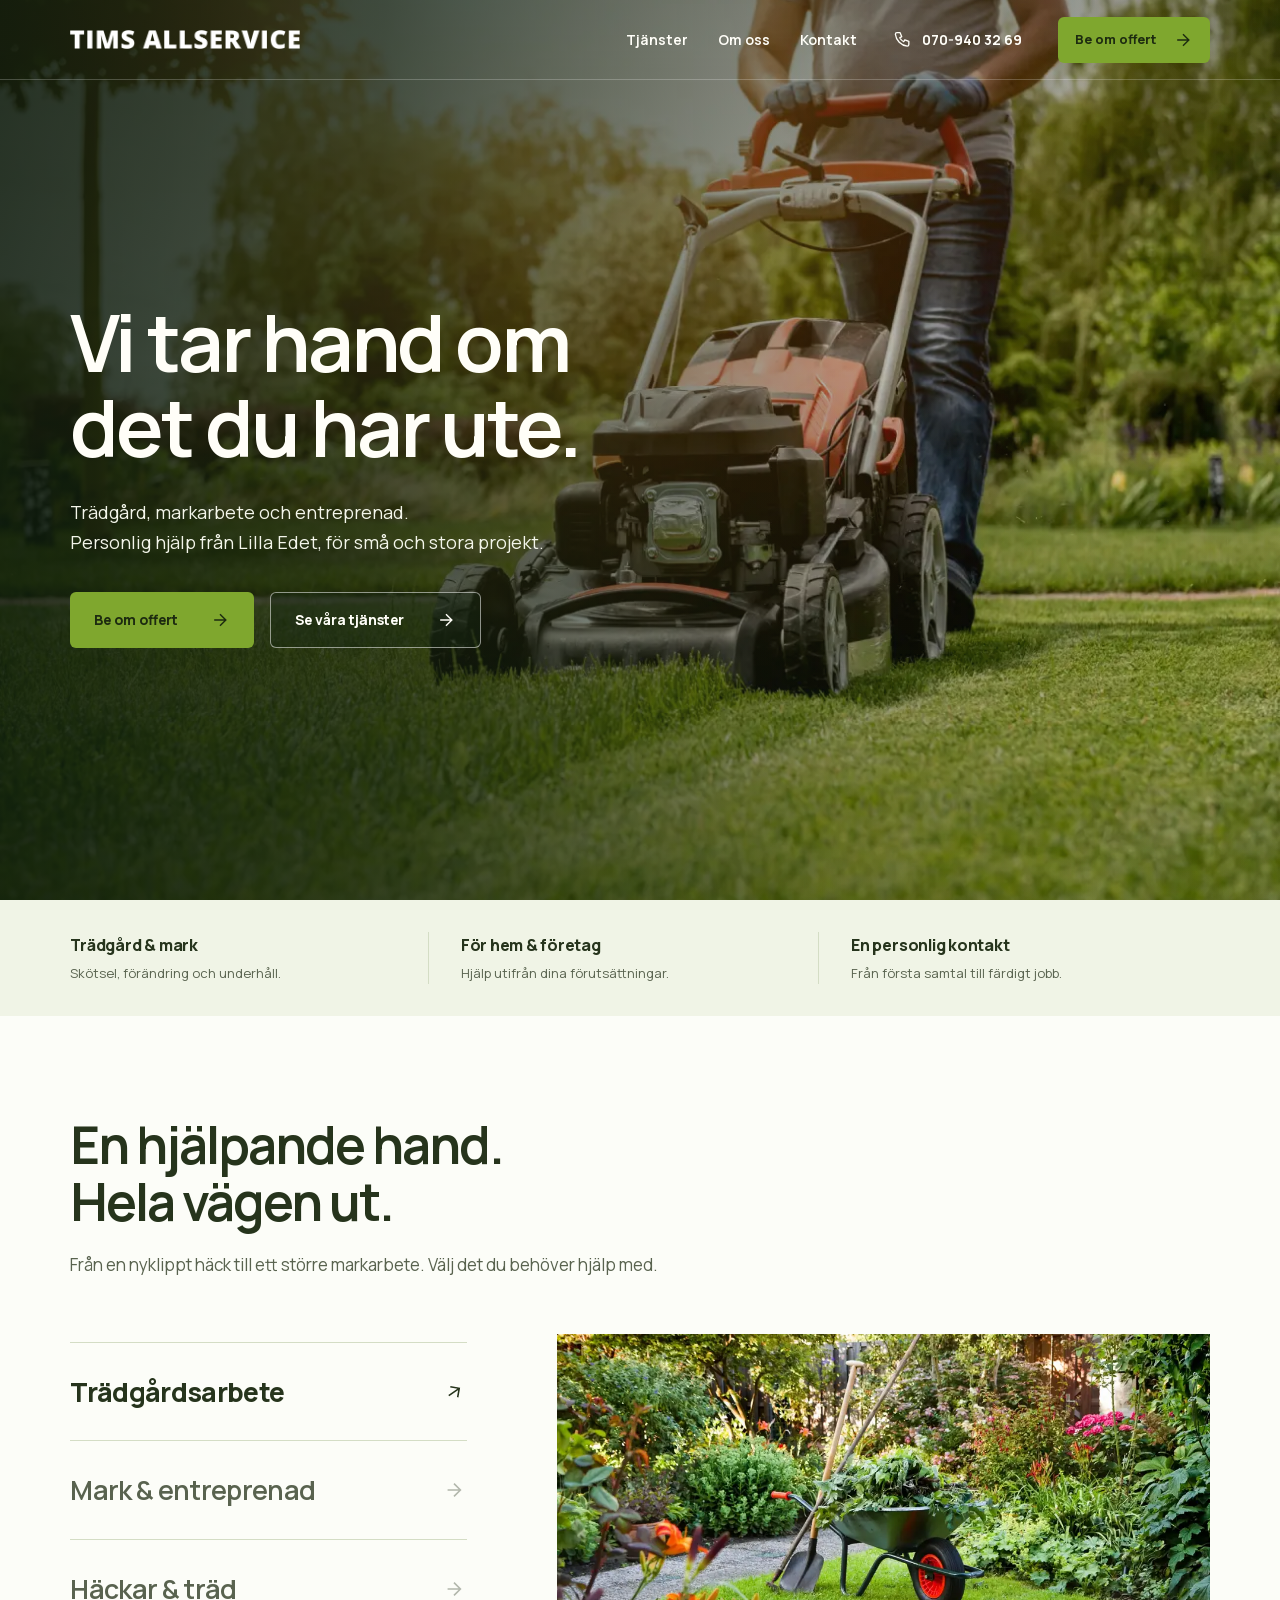
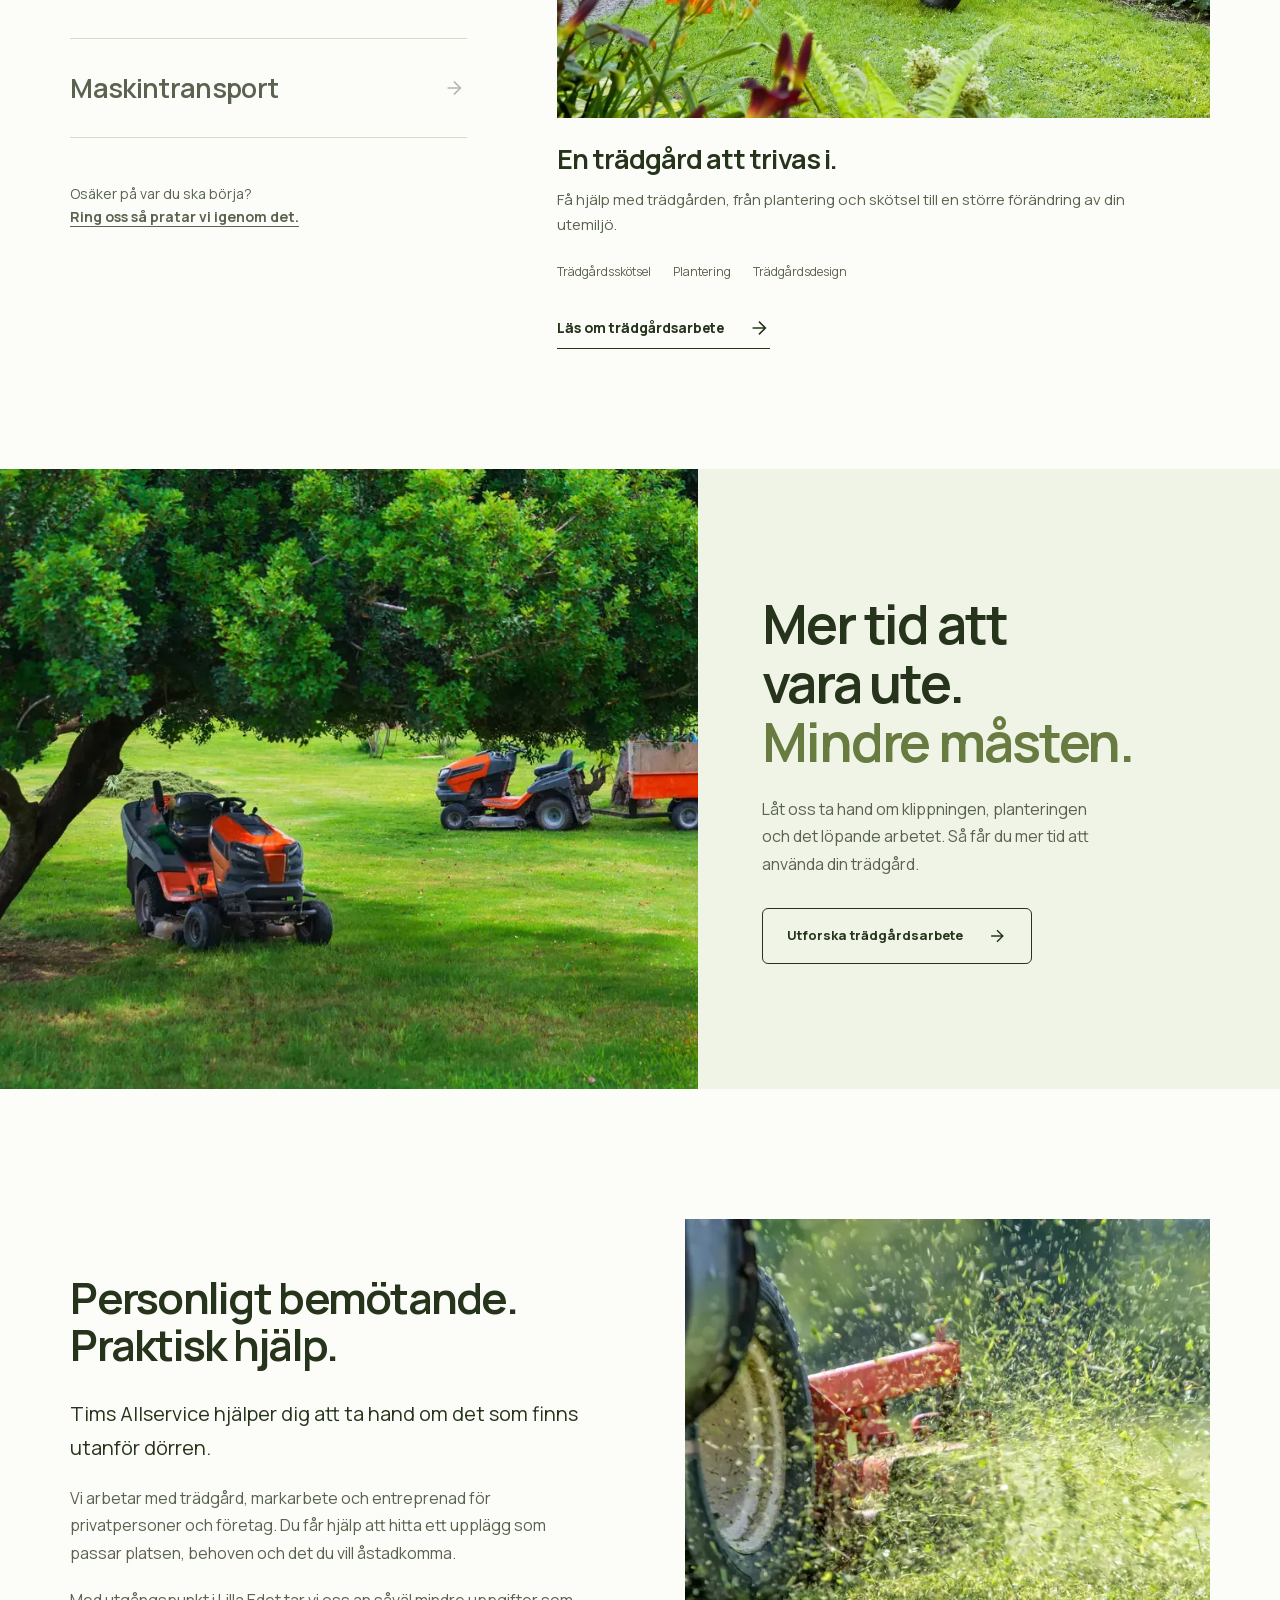
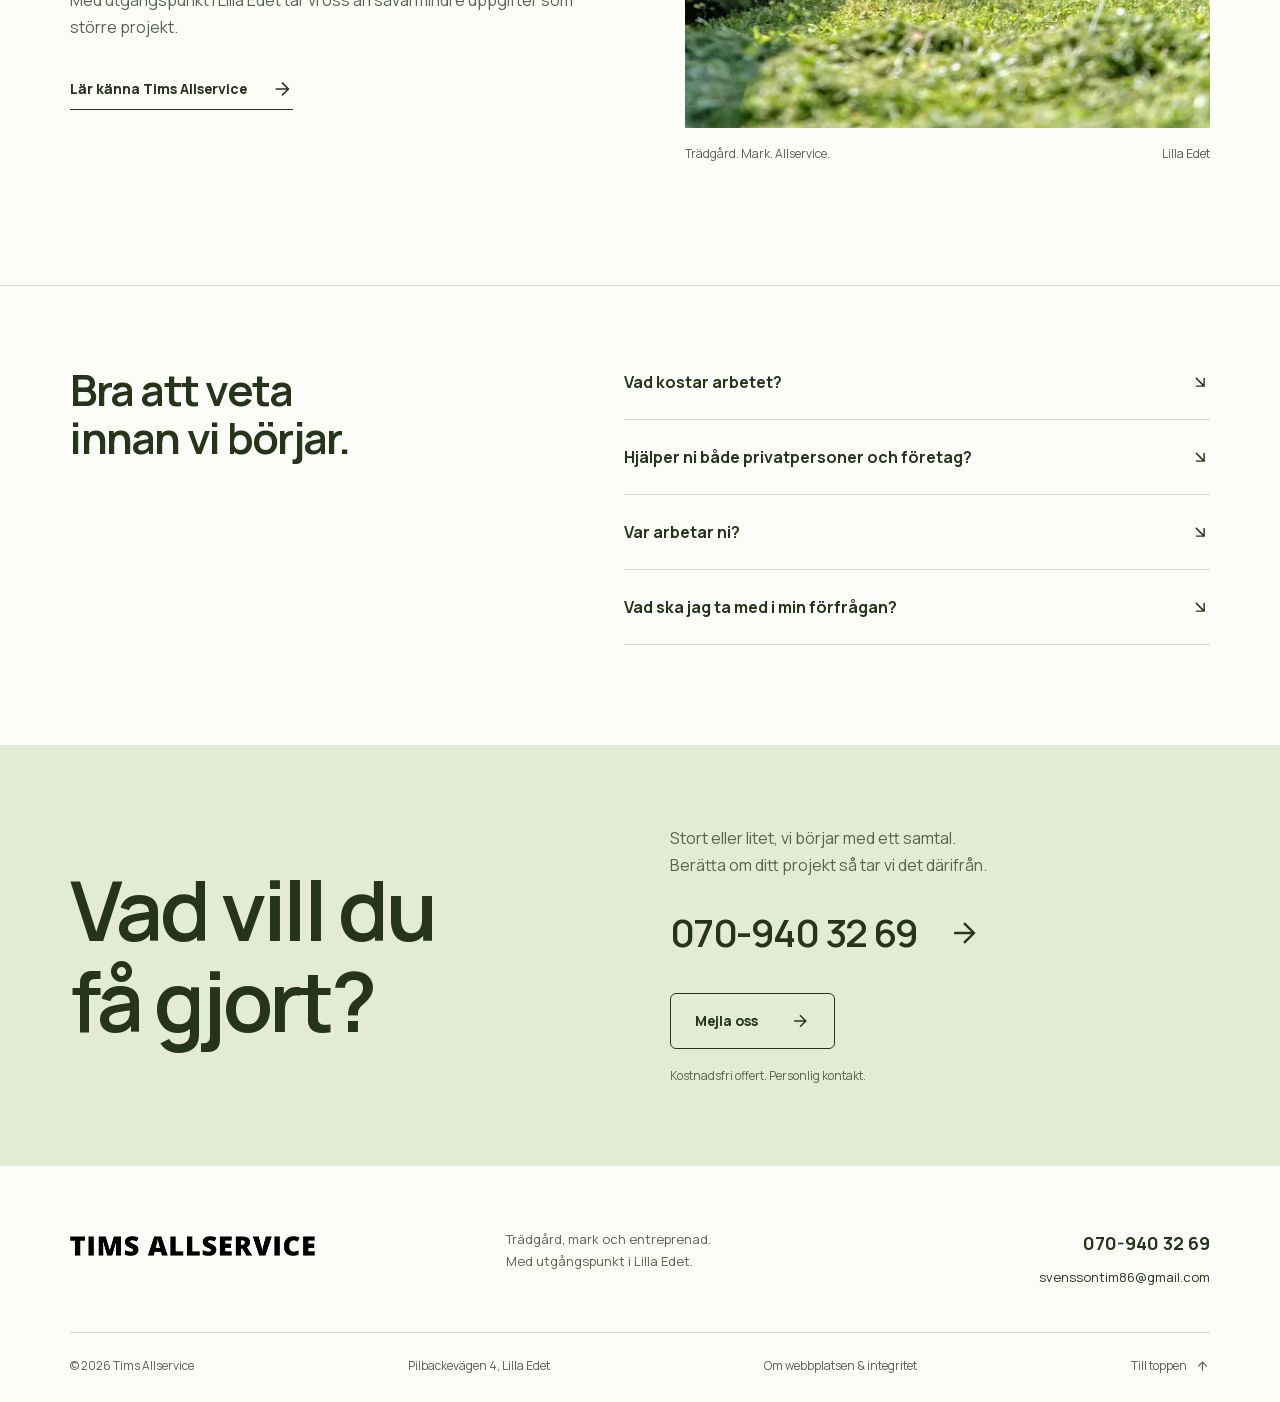
<file: index.html>
<!doctype html><html lang="sv"><head><meta charset="utf-8"><meta name="viewport" content="width=device-width, initial-scale=1"><title>Tims Allservice | Trädgård &amp; markarbete i Lilla Edet</title><meta name="description" content="Trädgårdsarbete, markarbete, entreprenad och maskintransport. Tims Allservice i Lilla Edet hjälper hem och företag. Ring 070-940 32 69 för gratis offert."><meta name="theme-color" content="#405421"><link rel="canonical" href="https://timsallservice.se/"><meta property="og:type" content="website"><meta property="og:locale" content="sv_SE"><meta property="og:title" content="Tims Allservice | Trädgård &amp; markarbete i Lilla Edet"><meta property="og:description" content="Trädgårdsarbete, markarbete, entreprenad och maskintransport. Tims Allservice i Lilla Edet hjälper hem och företag. Ring 070-940 32 69 för gratis offert."><meta property="og:url" content="https://timsallservice.se/"><meta property="og:image" content="https://timsallservice.se/assets/hero.webp"><link rel="icon" href="favicon.svg" type="image/svg+xml"><link rel="preload" href="assets/manrope-latin-variable.woff2" as="font" type="font/woff2" crossorigin><link rel="preload" as="image" href="assets/hero.webp" imagesrcset="assets/hero-mobile.webp 800w, assets/hero.webp 1300w" imagesizes="100vw"><link rel="stylesheet" href="styles.css"><script src="script.js" defer></script><script type="application/ld+json">{"@context":"https://schema.org","@type":"HomeAndConstructionBusiness","name":"Tims Allservice","url":"https://timsallservice.se/","telephone":"+46709403269","email":"svenssontim86@gmail.com","address":{"@type":"PostalAddress","streetAddress":"Pilbackevägen 4","addressLocality":"Lilla Edet","addressCountry":"SE"},"hasOfferCatalog":{"@type":"OfferCatalog","name":"Tjänster","itemListElement":[{"@type":"Offer","itemOffered":{"@type":"Service","name":"Trädgårdsarbete"}},{"@type":"Offer","itemOffered":{"@type":"Service","name":"Mark & entreprenad"}},{"@type":"Offer","itemOffered":{"@type":"Service","name":"Häckar & träd"}},{"@type":"Offer","itemOffered":{"@type":"Service","name":"Maskintransport"}}]}}</script></head><body id="top"><a class="skip-link" href="#innehall">Hoppa till innehållet</a><header class="site-header on-hero"><a class="brand" href="index.html" aria-label="Tims Allservice, startsida"><img class="logo-dark" src="assets/logo-dark.webp" width="488" height="41" alt="Tims Allservice"><img class="logo-white" src="assets/logo-white.webp" width="488" height="41" alt="" aria-hidden="true"></a><nav class="desktop-nav" aria-label="Huvudmeny"><a href="index.html#tjanster">Tjänster</a><a href="om-oss.html">Om oss</a><a href="kontakt.html">Kontakt</a></nav><a class="header-phone" aria-label="Ring Tims Allservice på 070-940 32 69" href="tel:+46709403269"><svg viewBox="0 0 24 24" fill="none" stroke="currentColor" stroke-width="1.7" stroke-linecap="round" stroke-linejoin="round" aria-hidden="true"><path d="M5 4h4l2 5-2.5 1.5a11 11 0 0 0 5 5L15 13l5 2v4a2 2 0 0 1-2 2A17 17 0 0 1 3 6a2 2 0 0 1 2-2"/></svg><span>070-940 32 69</span></a><a class="button header-quote" href="kontakt.html">Be om offert<svg viewBox="0 0 24 24" fill="none" stroke="currentColor" stroke-width="1.7" aria-hidden="true"><path d="M5 12h14M12 5l7 7-7 7"/></svg></a><button class="menu-button" aria-expanded="false" aria-controls="mobile-menu" aria-label="Öppna menyn"><span></span><span></span></button></header><nav id="mobile-menu" class="mobile-menu" aria-label="Mobilmeny" hidden><a href="index.html#tjanster">Våra tjänster<svg viewBox="0 0 24 24" fill="none" stroke="currentColor" stroke-width="1.7" aria-hidden="true"><path d="M5 12h14M12 5l7 7-7 7"/></svg></a><a href="om-oss.html">Om oss<svg viewBox="0 0 24 24" fill="none" stroke="currentColor" stroke-width="1.7" aria-hidden="true"><path d="M5 12h14M12 5l7 7-7 7"/></svg></a><a href="kontakt.html">Kontakt & offert<svg viewBox="0 0 24 24" fill="none" stroke="currentColor" stroke-width="1.7" aria-hidden="true"><path d="M5 12h14M12 5l7 7-7 7"/></svg></a><a href="tel:+46709403269">Ring 070-940 32 69<svg viewBox="0 0 24 24" fill="none" stroke="currentColor" stroke-width="1.7" stroke-linecap="round" stroke-linejoin="round" aria-hidden="true"><path d="M5 4h4l2 5-2.5 1.5a11 11 0 0 0 5 5L15 13l5 2v4a2 2 0 0 1-2 2A17 17 0 0 1 3 6a2 2 0 0 1 2-2"/></svg></a></nav><main id="innehall"><section class="hero"><img class="hero-image" src="assets/hero.webp" srcset="assets/hero-mobile.webp 800w, assets/hero.webp 1300w" sizes="100vw" width="1300" height="938" alt="Gräsklippning i en grön trädgård i varmt kvällsljus" fetchpriority="high"><div class="hero-shade"></div><div class="hero-content"><h1>Vi tar hand om<br> det du har ute.</h1><p>Trädgård, markarbete och entreprenad.<br> Personlig hjälp från Lilla Edet, för små och stora projekt.</p><div class="hero-actions"><a class="button " href="kontakt.html">Be om offert<svg viewBox="0 0 24 24" fill="none" stroke="currentColor" stroke-width="1.7" aria-hidden="true"><path d="M5 12h14M12 5l7 7-7 7"/></svg></a><a class="button hero-secondary" href="#tjanster">Se våra tjänster<svg viewBox="0 0 24 24" fill="none" stroke="currentColor" stroke-width="1.7" aria-hidden="true"><path d="M5 12h14M12 5l7 7-7 7"/></svg></a></div></div></section><section class="intro-strip" aria-label="Vårt erbjudande"><div><span>Trädgård & mark</span><p>Skötsel, förändring och underhåll.</p></div><div><span>För hem & företag</span><p>Hjälp utifrån dina förutsättningar.</p></div><div><span>En personlig kontakt</span><p>Från första samtal till färdigt jobb.</p></div></section><section class="services-section section" id="tjanster"><div class="section-heading"><h2>En hjälpande hand.<br> Hela vägen ut.</h2><p>Från en nyklippt häck till ett större markarbete. Välj det du behöver hjälp med.</p></div><div class="service-explorer"><div class="service-menu"><div class="service-tabs"><a class="service-tab is-active" id="tab-0" href="tradgardsarbete.html" data-service="0"><span>Trädgårdsarbete</span><svg viewBox="0 0 24 24" fill="none" stroke="currentColor" stroke-width="1.7" aria-hidden="true"><path d="M5 12h14M12 5l7 7-7 7"/></svg></a><a class="service-tab " id="tab-1" href="markarbete.html" data-service="1"><span>Mark & entreprenad</span><svg viewBox="0 0 24 24" fill="none" stroke="currentColor" stroke-width="1.7" aria-hidden="true"><path d="M5 12h14M12 5l7 7-7 7"/></svg></a><a class="service-tab " id="tab-2" href="hackklippning-tradbeskarning.html" data-service="2"><span>Häckar & träd</span><svg viewBox="0 0 24 24" fill="none" stroke="currentColor" stroke-width="1.7" aria-hidden="true"><path d="M5 12h14M12 5l7 7-7 7"/></svg></a><a class="service-tab " id="tab-3" href="maskintransport.html" data-service="3"><span>Maskintransport</span><svg viewBox="0 0 24 24" fill="none" stroke="currentColor" stroke-width="1.7" aria-hidden="true"><path d="M5 12h14M12 5l7 7-7 7"/></svg></a></div><p class="service-note">Osäker på var du ska börja?<br> <a href="tel:+46709403269">Ring oss så pratar vi igenom det.</a></p></div><div class="service-panels"><article class="service-panel" id="service-0" ><img class="service-photo" src="assets/garden.webp" alt="En grönskande trädgård med blommor och skottkärra" width="1100" height="733" loading="lazy" decoding="async"><div class="service-panel-text"><h3>En trädgård att trivas i.</h3><p>Få hjälp med trädgården, från plantering och skötsel till en större förändring av din utemiljö.</p><div class="service-tags"><span>Trädgårdsskötsel</span><span>Plantering</span><span>Trädgårdsdesign</span></div><a class="text-link" href="tradgardsarbete.html">Läs om trädgårdsarbete<svg viewBox="0 0 24 24" fill="none" stroke="currentColor" stroke-width="1.7" aria-hidden="true"><path d="M5 12h14M12 5l7 7-7 7"/></svg></a></div></article><article class="service-panel" id="service-1" hidden><img class="service-photo" src="assets/grass.webp" alt="Närbild av grön gräsmatta i en utemiljö" width="1100" height="733" loading="lazy" decoding="async"><div class="service-panel-text"><h3>Gör plats för nästa steg.</h3><p>Markarbete, schaktning, dikning och dränering för privatpersoner och företag.</p><div class="service-tags"><span>Markarbete & schakt</span><span>Dikning & dränering</span><span>Jordförflyttning</span></div><a class="text-link" href="markarbete.html">Läs om mark & entreprenad<svg viewBox="0 0 24 24" fill="none" stroke="currentColor" stroke-width="1.7" aria-hidden="true"><path d="M5 12h14M12 5l7 7-7 7"/></svg></a></div></article><article class="service-panel" id="service-2" hidden><img class="service-photo" src="assets/trimming.webp" alt="Trädgårdsarbete med röjsåg i en grön utemiljö" width="1100" height="733" loading="lazy" decoding="async"><div class="service-panel-text"><h3>Låt det gröna komma till sin rätt.</h3><p>Häckklippning och trädbeskärning, anpassat efter dina växter, önskemål och säsongen.</p><div class="service-tags"><span>Häckklippning</span><span>Trädbeskärning</span><span>Säsongsanpassad skötsel</span></div><a class="text-link" href="hackklippning-tradbeskarning.html">Läs om häckar & träd<svg viewBox="0 0 24 24" fill="none" stroke="currentColor" stroke-width="1.7" aria-hidden="true"><path d="M5 12h14M12 5l7 7-7 7"/></svg></a></div></article><article class="service-panel" id="service-3" hidden><img class="service-photo" src="assets/machinery.webp" alt="Arbetsmaskiner och släp för skötsel av grönytor" width="1100" height="733" loading="lazy" decoding="async"><div class="service-panel-text"><h3>Rätt maskin. På rätt plats.</h3><p>Hjälp med att flytta maskiner och utrustning mellan arbetsplatser.</p><div class="service-tags"><span>Transport av maskiner</span><span>Flytt mellan arbetsplatser</span><span>För privatpersoner</span></div><a class="text-link" href="maskintransport.html">Läs om maskintransport<svg viewBox="0 0 24 24" fill="none" stroke="currentColor" stroke-width="1.7" aria-hidden="true"><path d="M5 12h14M12 5l7 7-7 7"/></svg></a></div></article></div></div></section><section class="garden-story"><div class="garden-story-image"><img class="" src="assets/machinery.webp" alt="Arbetsmaskiner för skötsel av en grön utemiljö" width="1100" height="733" loading="lazy" decoding="async"></div><div class="garden-story-copy"><h2>Mer tid att<br> vara ute.<br> <span>Mindre måsten.</span></h2><p>Låt oss ta hand om klippningen, planteringen och det löpande arbetet. Så får du mer tid att använda din trädgård.</p><a class="button outline" href="tradgardsarbete.html">Utforska trädgårdsarbete<svg viewBox="0 0 24 24" fill="none" stroke="currentColor" stroke-width="1.7" aria-hidden="true"><path d="M5 12h14M12 5l7 7-7 7"/></svg></a></div></section><section class="about-section section" id="om-oss"><div class="about-copy"><h2>Personligt bemötande.<br> Praktisk hjälp.</h2><p class="lead">Tims Allservice hjälper dig att ta hand om det som finns utanför dörren.</p><p>Vi arbetar med trädgård, markarbete och entreprenad för privatpersoner och företag. Du får hjälp att hitta ett upplägg som passar platsen, behoven och det du vill åstadkomma.</p><p>Med utgångspunkt i Lilla Edet tar vi oss an såväl mindre uppgifter som större projekt.</p><a class="text-link" href="om-oss.html">Lär känna Tims Allservice<svg viewBox="0 0 24 24" fill="none" stroke="currentColor" stroke-width="1.7" aria-hidden="true"><path d="M5 12h14M12 5l7 7-7 7"/></svg></a></div><div class="about-visual"><img class="" src="assets/mowing.webp" alt="Arbetsredskap i gång under gräsklippning" width="1100" height="733" loading="lazy" decoding="async"><div class="photo-caption"><span>Trädgård. Mark. Allservice.</span><span>Lilla Edet</span></div></div></section><section class="faq-section section"><h2>Bra att veta<br> innan vi börjar.</h2><div class="faq-list"><details><summary>Vad kostar arbetet?<svg viewBox="0 0 24 24" fill="none" stroke="currentColor" stroke-width="1.7" aria-hidden="true"><path d="M5 12h14M12 5l7 7-7 7"/></svg></summary><p>Priset beror på vad som ska göras och platsens förutsättningar. Kontakta oss och beskriv ditt projekt för en kostnadsfri offert.</p></details><details><summary>Hjälper ni både privatpersoner och företag?<svg viewBox="0 0 24 24" fill="none" stroke="currentColor" stroke-width="1.7" aria-hidden="true"><path d="M5 12h14M12 5l7 7-7 7"/></svg></summary><p>Ja. Vi utför trädgårdsarbete, markarbete, entreprenad och maskintransport för både privatpersoner och företag.</p></details><details><summary>Var arbetar ni?<svg viewBox="0 0 24 24" fill="none" stroke="currentColor" stroke-width="1.7" aria-hidden="true"><path d="M5 12h14M12 5l7 7-7 7"/></svg></summary><p>Vi utgår från Lilla Edet och arbetar på flera orter i Västsverige. Ring oss och berätta var du behöver hjälp, så går vi igenom möjligheterna.</p></details><details><summary>Vad ska jag ta med i min förfrågan?<svg viewBox="0 0 24 24" fill="none" stroke="currentColor" stroke-width="1.7" aria-hidden="true"><path d="M5 12h14M12 5l7 7-7 7"/></svg></summary><p>Berätta vad du vill ha hjälp med, var arbetet ska göras och när du önskar få det utfört. Mejla gärna bilder som visar platsen eller uppdraget.</p></details></div></section><section class="contact-band" id="offert"><div class="contact-band-inner"><h2>Vad vill du<br> få gjort?</h2><div><p>Stort eller litet, vi börjar med ett samtal.<br> Berätta om ditt projekt så tar vi det därifrån.</p><a class="contact-number" href="tel:+46709403269">070-940 32 69<svg viewBox="0 0 24 24" fill="none" stroke="currentColor" stroke-width="1.7" aria-hidden="true"><path d="M5 12h14M12 5l7 7-7 7"/></svg></a><a class="button outline" href="mailto:svenssontim86@gmail.com?subject=Offertf%C3%B6rfr%C3%A5gan%20till%20Tims%20Allservice">Mejla oss<svg viewBox="0 0 24 24" fill="none" stroke="currentColor" stroke-width="1.7" aria-hidden="true"><path d="M5 12h14M12 5l7 7-7 7"/></svg></a><p class="small">Kostnadsfri offert. Personlig kontakt.</p></div></div></section></main><footer class="site-footer"><div class="footer-main"><a href="index.html" class="footer-brand"><img src="assets/logo-dark.webp" width="488" height="41" alt="Tims Allservice"></a><p>Trädgård, mark och entreprenad.<br>Med utgångspunkt i Lilla Edet.</p><div><a href="tel:+46709403269">070-940 32 69</a><a href="mailto:svenssontim86@gmail.com">svenssontim86@gmail.com</a></div></div><div class="footer-bottom"><span>© 2026 Tims Allservice</span><span>Pilbackevägen 4, Lilla Edet</span><a href="integritet.html">Om webbplatsen & integritet</a><a href="#top">Till toppen <svg viewBox="0 0 24 24" fill="none" stroke="currentColor" stroke-width="1.7" aria-hidden="true"><path d="M5 12h14M12 5l7 7-7 7"/></svg></a></div></footer><div class="mobile-contact"><a href="tel:+46709403269"><svg viewBox="0 0 24 24" fill="none" stroke="currentColor" stroke-width="1.7" stroke-linecap="round" stroke-linejoin="round" aria-hidden="true"><path d="M5 4h4l2 5-2.5 1.5a11 11 0 0 0 5 5L15 13l5 2v4a2 2 0 0 1-2 2A17 17 0 0 1 3 6a2 2 0 0 1 2-2"/></svg>Ring oss</a><a href="kontakt.html">Be om offert<svg viewBox="0 0 24 24" fill="none" stroke="currentColor" stroke-width="1.7" aria-hidden="true"><path d="M5 12h14M12 5l7 7-7 7"/></svg></a></div></body></html>
</file>
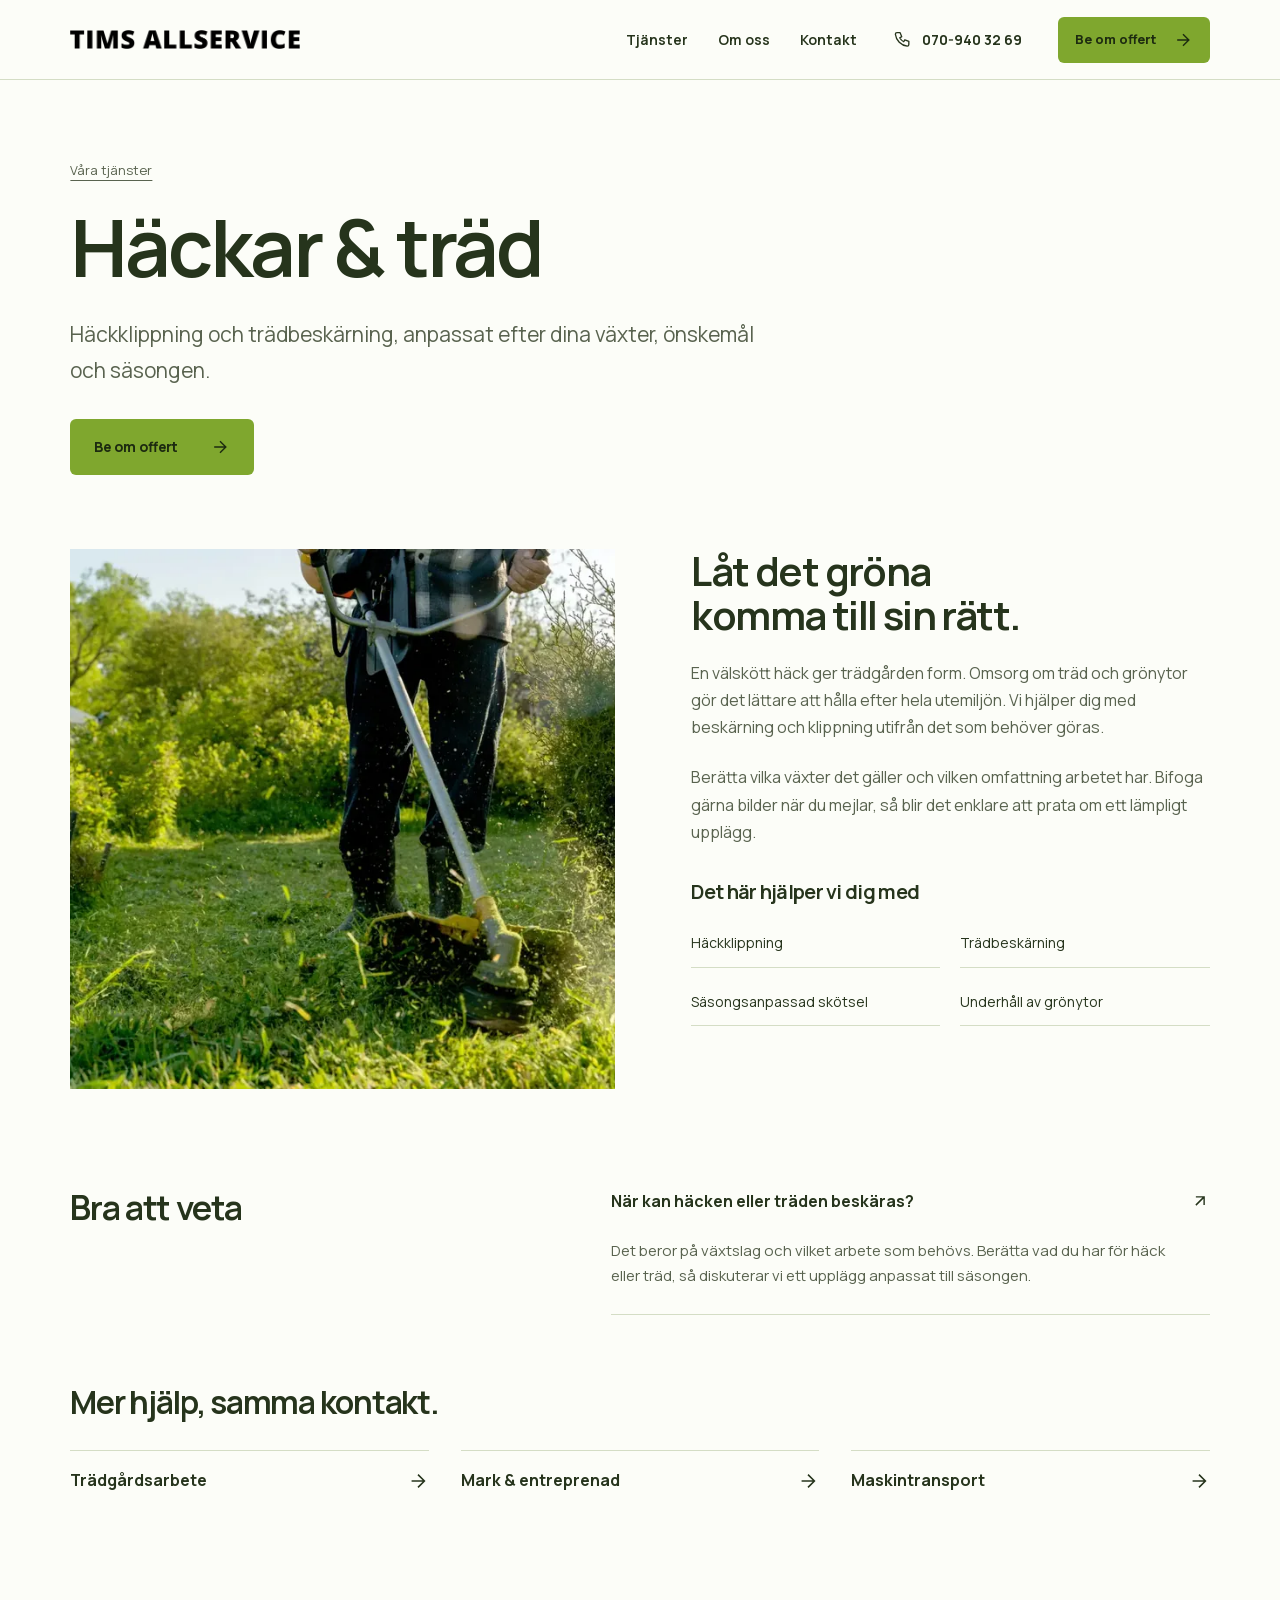
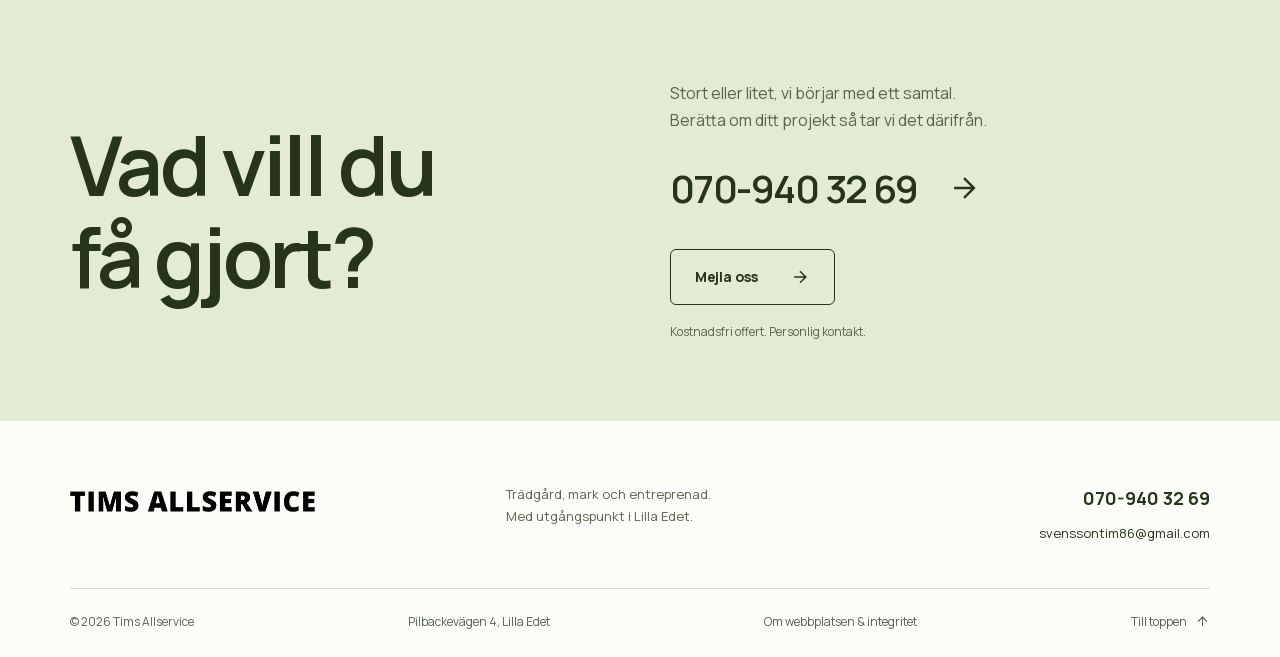
<file: hackklippning-tradbeskarning.html>
<!doctype html><html lang="sv"><head><meta charset="utf-8"><meta name="viewport" content="width=device-width, initial-scale=1"><title>Häckar &amp; träd | Tims Allservice, Lilla Edet</title><meta name="description" content="Häckklippning och trädbeskärning, anpassat efter dina växter, önskemål och säsongen."><meta name="theme-color" content="#405421"><link rel="canonical" href="https://timsallservice.se/hackklippning-tradbeskarning.html"><meta property="og:type" content="website"><meta property="og:locale" content="sv_SE"><meta property="og:title" content="Häckar &amp; träd | Tims Allservice, Lilla Edet"><meta property="og:description" content="Häckklippning och trädbeskärning, anpassat efter dina växter, önskemål och säsongen."><meta property="og:url" content="https://timsallservice.se/hackklippning-tradbeskarning.html"><meta property="og:image" content="https://timsallservice.se/assets/hero.webp"><link rel="icon" href="favicon.svg" type="image/svg+xml"><link rel="preload" href="assets/manrope-latin-variable.woff2" as="font" type="font/woff2" crossorigin><link rel="stylesheet" href="styles.css"><script src="script.js" defer></script><script type="application/ld+json">{"@context":"https://schema.org","@type":"HomeAndConstructionBusiness","name":"Tims Allservice","url":"https://timsallservice.se/","telephone":"+46709403269","email":"svenssontim86@gmail.com","address":{"@type":"PostalAddress","streetAddress":"Pilbackevägen 4","addressLocality":"Lilla Edet","addressCountry":"SE"},"hasOfferCatalog":{"@type":"OfferCatalog","name":"Tjänster","itemListElement":[{"@type":"Offer","itemOffered":{"@type":"Service","name":"Trädgårdsarbete"}},{"@type":"Offer","itemOffered":{"@type":"Service","name":"Mark & entreprenad"}},{"@type":"Offer","itemOffered":{"@type":"Service","name":"Häckar & träd"}},{"@type":"Offer","itemOffered":{"@type":"Service","name":"Maskintransport"}}]}}</script></head><body id="top"><a class="skip-link" href="#innehall">Hoppa till innehållet</a><header class="site-header "><a class="brand" href="index.html" aria-label="Tims Allservice, startsida"><img class="logo-dark" src="assets/logo-dark.webp" width="488" height="41" alt="Tims Allservice"><img class="logo-white" src="assets/logo-white.webp" width="488" height="41" alt="" aria-hidden="true"></a><nav class="desktop-nav" aria-label="Huvudmeny"><a href="index.html#tjanster">Tjänster</a><a href="om-oss.html">Om oss</a><a href="kontakt.html">Kontakt</a></nav><a class="header-phone" aria-label="Ring Tims Allservice på 070-940 32 69" href="tel:+46709403269"><svg viewBox="0 0 24 24" fill="none" stroke="currentColor" stroke-width="1.7" stroke-linecap="round" stroke-linejoin="round" aria-hidden="true"><path d="M5 4h4l2 5-2.5 1.5a11 11 0 0 0 5 5L15 13l5 2v4a2 2 0 0 1-2 2A17 17 0 0 1 3 6a2 2 0 0 1 2-2"/></svg><span>070-940 32 69</span></a><a class="button header-quote" href="kontakt.html">Be om offert<svg viewBox="0 0 24 24" fill="none" stroke="currentColor" stroke-width="1.7" aria-hidden="true"><path d="M5 12h14M12 5l7 7-7 7"/></svg></a><button class="menu-button" aria-expanded="false" aria-controls="mobile-menu" aria-label="Öppna menyn"><span></span><span></span></button></header><nav id="mobile-menu" class="mobile-menu" aria-label="Mobilmeny" hidden><a href="index.html#tjanster">Våra tjänster<svg viewBox="0 0 24 24" fill="none" stroke="currentColor" stroke-width="1.7" aria-hidden="true"><path d="M5 12h14M12 5l7 7-7 7"/></svg></a><a href="om-oss.html">Om oss<svg viewBox="0 0 24 24" fill="none" stroke="currentColor" stroke-width="1.7" aria-hidden="true"><path d="M5 12h14M12 5l7 7-7 7"/></svg></a><a href="kontakt.html">Kontakt & offert<svg viewBox="0 0 24 24" fill="none" stroke="currentColor" stroke-width="1.7" aria-hidden="true"><path d="M5 12h14M12 5l7 7-7 7"/></svg></a><a href="tel:+46709403269">Ring 070-940 32 69<svg viewBox="0 0 24 24" fill="none" stroke="currentColor" stroke-width="1.7" stroke-linecap="round" stroke-linejoin="round" aria-hidden="true"><path d="M5 4h4l2 5-2.5 1.5a11 11 0 0 0 5 5L15 13l5 2v4a2 2 0 0 1-2 2A17 17 0 0 1 3 6a2 2 0 0 1 2-2"/></svg></a></nav><main id="innehall"><section class="page-intro section"><a class="breadcrumb" href="index.html#tjanster">Våra tjänster</a><h1>Häckar & träd</h1><p class="lead">Häckklippning och trädbeskärning, anpassat efter dina växter, önskemål och säsongen.</p><a class="button " href="kontakt.html">Be om offert<svg viewBox="0 0 24 24" fill="none" stroke="currentColor" stroke-width="1.7" aria-hidden="true"><path d="M5 12h14M12 5l7 7-7 7"/></svg></a></section><section class="detail-layout section"><div class="detail-visual"><img class="" src="assets/trimming.webp" alt="Trädgårdsarbete med röjsåg i en grön utemiljö" width="1100" height="733" fetchpriority="high" decoding="async"></div><div class="detail-copy"><h2>Låt det gröna komma till sin rätt.</h2><p>En välskött häck ger trädgården form. Omsorg om träd och grönytor gör det lättare att hålla efter hela utemiljön. Vi hjälper dig med beskärning och klippning utifrån det som behöver göras.</p><p>Berätta vilka växter det gäller och vilken omfattning arbetet har. Bifoga gärna bilder när du mejlar, så blir det enklare att prata om ett lämpligt upplägg.</p><h3>Det här hjälper vi dig med</h3><ul class="scope-list"><li>Häckklippning</li><li>Trädbeskärning</li><li>Säsongsanpassad skötsel</li><li>Underhåll av grönytor</li></ul></div></section><section class="detail-faq section"><h2>Bra att veta</h2><details open><summary>När kan häcken eller träden beskäras?<svg viewBox="0 0 24 24" fill="none" stroke="currentColor" stroke-width="1.7" aria-hidden="true"><path d="M5 12h14M12 5l7 7-7 7"/></svg></summary><p>Det beror på växtslag och vilket arbete som behövs. Berätta vad du har för häck eller träd, så diskuterar vi ett upplägg anpassat till säsongen.</p></details></section><section class="related section"><h2>Mer hjälp, samma kontakt.</h2><div><a href="tradgardsarbete.html">Trädgårdsarbete<svg viewBox="0 0 24 24" fill="none" stroke="currentColor" stroke-width="1.7" aria-hidden="true"><path d="M5 12h14M12 5l7 7-7 7"/></svg></a><a href="markarbete.html">Mark & entreprenad<svg viewBox="0 0 24 24" fill="none" stroke="currentColor" stroke-width="1.7" aria-hidden="true"><path d="M5 12h14M12 5l7 7-7 7"/></svg></a><a href="maskintransport.html">Maskintransport<svg viewBox="0 0 24 24" fill="none" stroke="currentColor" stroke-width="1.7" aria-hidden="true"><path d="M5 12h14M12 5l7 7-7 7"/></svg></a></div></section><section class="contact-band" id="offert"><div class="contact-band-inner"><h2>Vad vill du<br> få gjort?</h2><div><p>Stort eller litet, vi börjar med ett samtal.<br> Berätta om ditt projekt så tar vi det därifrån.</p><a class="contact-number" href="tel:+46709403269">070-940 32 69<svg viewBox="0 0 24 24" fill="none" stroke="currentColor" stroke-width="1.7" aria-hidden="true"><path d="M5 12h14M12 5l7 7-7 7"/></svg></a><a class="button outline" href="mailto:svenssontim86@gmail.com?subject=Offertf%C3%B6rfr%C3%A5gan%20till%20Tims%20Allservice">Mejla oss<svg viewBox="0 0 24 24" fill="none" stroke="currentColor" stroke-width="1.7" aria-hidden="true"><path d="M5 12h14M12 5l7 7-7 7"/></svg></a><p class="small">Kostnadsfri offert. Personlig kontakt.</p></div></div></section></main><footer class="site-footer"><div class="footer-main"><a href="index.html" class="footer-brand"><img src="assets/logo-dark.webp" width="488" height="41" alt="Tims Allservice"></a><p>Trädgård, mark och entreprenad.<br>Med utgångspunkt i Lilla Edet.</p><div><a href="tel:+46709403269">070-940 32 69</a><a href="mailto:svenssontim86@gmail.com">svenssontim86@gmail.com</a></div></div><div class="footer-bottom"><span>© 2026 Tims Allservice</span><span>Pilbackevägen 4, Lilla Edet</span><a href="integritet.html">Om webbplatsen & integritet</a><a href="#top">Till toppen <svg viewBox="0 0 24 24" fill="none" stroke="currentColor" stroke-width="1.7" aria-hidden="true"><path d="M5 12h14M12 5l7 7-7 7"/></svg></a></div></footer><div class="mobile-contact"><a href="tel:+46709403269"><svg viewBox="0 0 24 24" fill="none" stroke="currentColor" stroke-width="1.7" stroke-linecap="round" stroke-linejoin="round" aria-hidden="true"><path d="M5 4h4l2 5-2.5 1.5a11 11 0 0 0 5 5L15 13l5 2v4a2 2 0 0 1-2 2A17 17 0 0 1 3 6a2 2 0 0 1 2-2"/></svg>Ring oss</a><a href="kontakt.html">Be om offert<svg viewBox="0 0 24 24" fill="none" stroke="currentColor" stroke-width="1.7" aria-hidden="true"><path d="M5 12h14M12 5l7 7-7 7"/></svg></a></div></body></html>
</file>
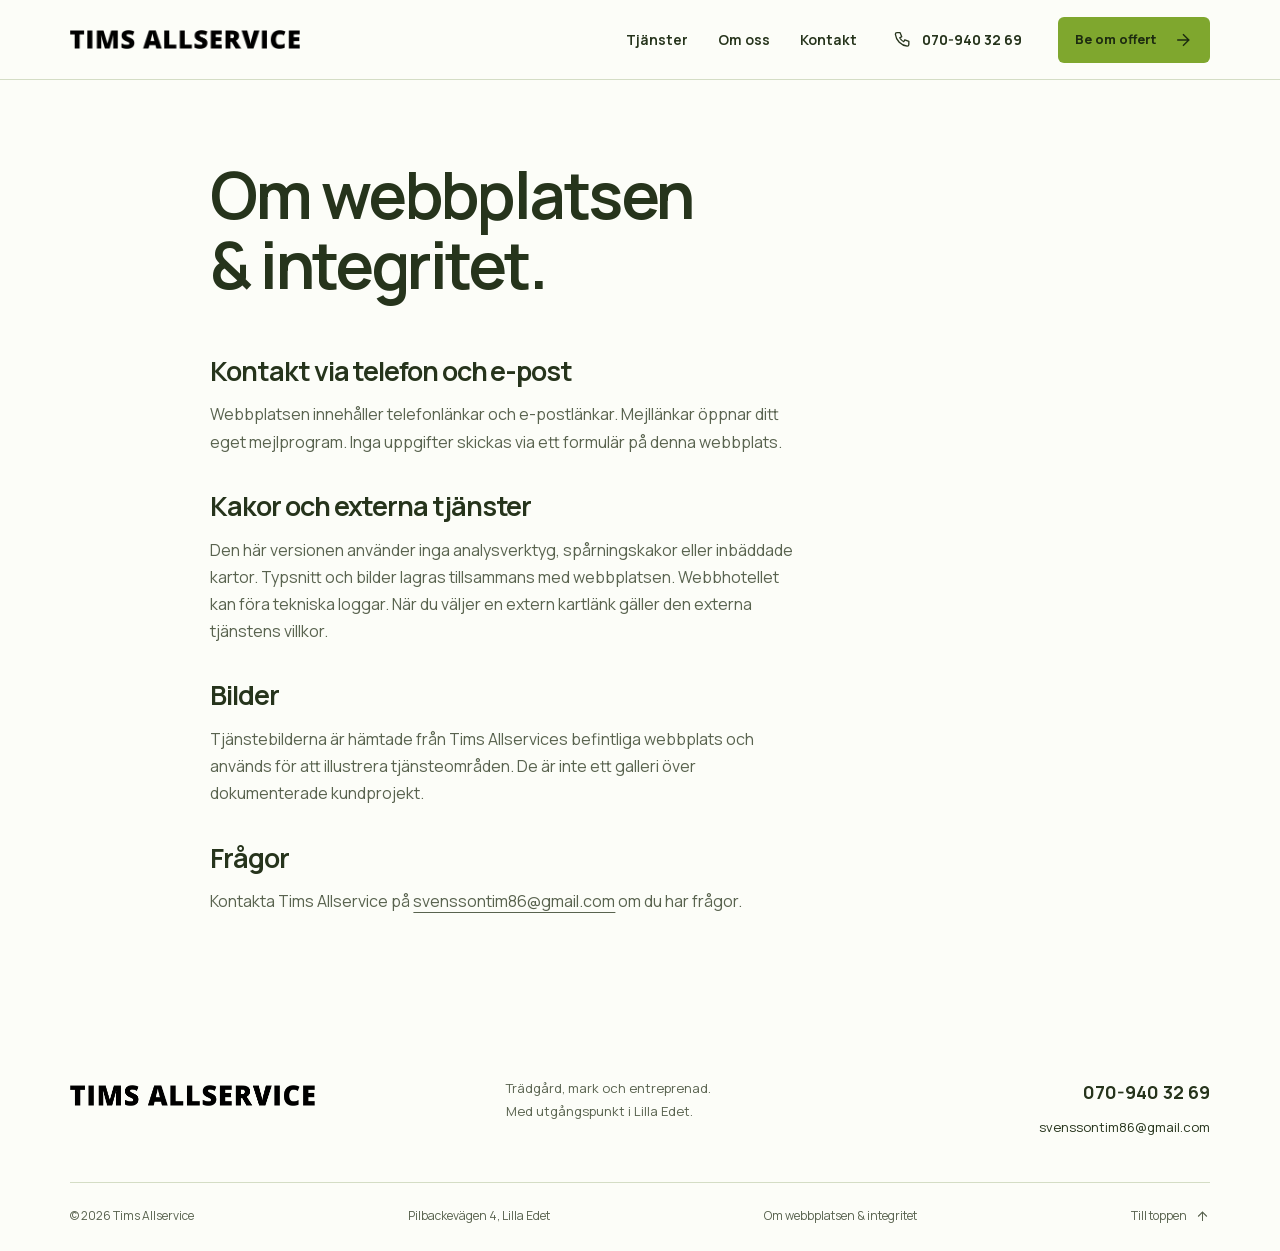
<file: integritet.html>
<!doctype html><html lang="sv"><head><meta charset="utf-8"><meta name="viewport" content="width=device-width, initial-scale=1"><title>Om webbplatsen &amp; integritet | Tims Allservice</title><meta name="description" content="Information om kontaktvägar, integritet och bildanvändning på Tims Allservices webbplats."><meta name="theme-color" content="#405421"><link rel="canonical" href="https://timsallservice.se/integritet.html"><meta property="og:type" content="website"><meta property="og:locale" content="sv_SE"><meta property="og:title" content="Om webbplatsen &amp; integritet | Tims Allservice"><meta property="og:description" content="Information om kontaktvägar, integritet och bildanvändning på Tims Allservices webbplats."><meta property="og:url" content="https://timsallservice.se/integritet.html"><meta property="og:image" content="https://timsallservice.se/assets/hero.webp"><link rel="icon" href="favicon.svg" type="image/svg+xml"><link rel="preload" href="assets/manrope-latin-variable.woff2" as="font" type="font/woff2" crossorigin><link rel="stylesheet" href="styles.css"><script src="script.js" defer></script><script type="application/ld+json">{"@context":"https://schema.org","@type":"HomeAndConstructionBusiness","name":"Tims Allservice","url":"https://timsallservice.se/","telephone":"+46709403269","email":"svenssontim86@gmail.com","address":{"@type":"PostalAddress","streetAddress":"Pilbackevägen 4","addressLocality":"Lilla Edet","addressCountry":"SE"},"hasOfferCatalog":{"@type":"OfferCatalog","name":"Tjänster","itemListElement":[{"@type":"Offer","itemOffered":{"@type":"Service","name":"Trädgårdsarbete"}},{"@type":"Offer","itemOffered":{"@type":"Service","name":"Mark & entreprenad"}},{"@type":"Offer","itemOffered":{"@type":"Service","name":"Häckar & träd"}},{"@type":"Offer","itemOffered":{"@type":"Service","name":"Maskintransport"}}]}}</script></head><body id="top"><a class="skip-link" href="#innehall">Hoppa till innehållet</a><header class="site-header "><a class="brand" href="index.html" aria-label="Tims Allservice, startsida"><img class="logo-dark" src="assets/logo-dark.webp" width="488" height="41" alt="Tims Allservice"><img class="logo-white" src="assets/logo-white.webp" width="488" height="41" alt="" aria-hidden="true"></a><nav class="desktop-nav" aria-label="Huvudmeny"><a href="index.html#tjanster">Tjänster</a><a href="om-oss.html">Om oss</a><a href="kontakt.html">Kontakt</a></nav><a class="header-phone" aria-label="Ring Tims Allservice på 070-940 32 69" href="tel:+46709403269"><svg viewBox="0 0 24 24" fill="none" stroke="currentColor" stroke-width="1.7" stroke-linecap="round" stroke-linejoin="round" aria-hidden="true"><path d="M5 4h4l2 5-2.5 1.5a11 11 0 0 0 5 5L15 13l5 2v4a2 2 0 0 1-2 2A17 17 0 0 1 3 6a2 2 0 0 1 2-2"/></svg><span>070-940 32 69</span></a><a class="button header-quote" href="kontakt.html">Be om offert<svg viewBox="0 0 24 24" fill="none" stroke="currentColor" stroke-width="1.7" aria-hidden="true"><path d="M5 12h14M12 5l7 7-7 7"/></svg></a><button class="menu-button" aria-expanded="false" aria-controls="mobile-menu" aria-label="Öppna menyn"><span></span><span></span></button></header><nav id="mobile-menu" class="mobile-menu" aria-label="Mobilmeny" hidden><a href="index.html#tjanster">Våra tjänster<svg viewBox="0 0 24 24" fill="none" stroke="currentColor" stroke-width="1.7" aria-hidden="true"><path d="M5 12h14M12 5l7 7-7 7"/></svg></a><a href="om-oss.html">Om oss<svg viewBox="0 0 24 24" fill="none" stroke="currentColor" stroke-width="1.7" aria-hidden="true"><path d="M5 12h14M12 5l7 7-7 7"/></svg></a><a href="kontakt.html">Kontakt & offert<svg viewBox="0 0 24 24" fill="none" stroke="currentColor" stroke-width="1.7" aria-hidden="true"><path d="M5 12h14M12 5l7 7-7 7"/></svg></a><a href="tel:+46709403269">Ring 070-940 32 69<svg viewBox="0 0 24 24" fill="none" stroke="currentColor" stroke-width="1.7" stroke-linecap="round" stroke-linejoin="round" aria-hidden="true"><path d="M5 4h4l2 5-2.5 1.5a11 11 0 0 0 5 5L15 13l5 2v4a2 2 0 0 1-2 2A17 17 0 0 1 3 6a2 2 0 0 1 2-2"/></svg></a></nav><main id="innehall"><section class="legal section"><h1>Om webbplatsen<br> & integritet.</h1><h2>Kontakt via telefon och e-post</h2><p>Webbplatsen innehåller telefonlänkar och e-postlänkar. Mejllänkar öppnar ditt eget mejlprogram. Inga uppgifter skickas via ett formulär på denna webbplats.</p><h2>Kakor och externa tjänster</h2><p>Den här versionen använder inga analysverktyg, spårningskakor eller inbäddade kartor. Typsnitt och bilder lagras tillsammans med webbplatsen. Webbhotellet kan föra tekniska loggar. När du väljer en extern kartlänk gäller den externa tjänstens villkor.</p><h2>Bilder</h2><p>Tjänstebilderna är hämtade från Tims Allservices befintliga webbplats och används för att illustrera tjänsteområden. De är inte ett galleri över dokumenterade kundprojekt.</p><h2>Frågor</h2><p>Kontakta Tims Allservice på <a href="mailto:svenssontim86@gmail.com">svenssontim86@gmail.com</a> om du har frågor.</p></section></main><footer class="site-footer"><div class="footer-main"><a href="index.html" class="footer-brand"><img src="assets/logo-dark.webp" width="488" height="41" alt="Tims Allservice"></a><p>Trädgård, mark och entreprenad.<br>Med utgångspunkt i Lilla Edet.</p><div><a href="tel:+46709403269">070-940 32 69</a><a href="mailto:svenssontim86@gmail.com">svenssontim86@gmail.com</a></div></div><div class="footer-bottom"><span>© 2026 Tims Allservice</span><span>Pilbackevägen 4, Lilla Edet</span><a href="integritet.html">Om webbplatsen & integritet</a><a href="#top">Till toppen <svg viewBox="0 0 24 24" fill="none" stroke="currentColor" stroke-width="1.7" aria-hidden="true"><path d="M5 12h14M12 5l7 7-7 7"/></svg></a></div></footer><div class="mobile-contact"><a href="tel:+46709403269"><svg viewBox="0 0 24 24" fill="none" stroke="currentColor" stroke-width="1.7" stroke-linecap="round" stroke-linejoin="round" aria-hidden="true"><path d="M5 4h4l2 5-2.5 1.5a11 11 0 0 0 5 5L15 13l5 2v4a2 2 0 0 1-2 2A17 17 0 0 1 3 6a2 2 0 0 1 2-2"/></svg>Ring oss</a><a href="kontakt.html">Be om offert<svg viewBox="0 0 24 24" fill="none" stroke="currentColor" stroke-width="1.7" aria-hidden="true"><path d="M5 12h14M12 5l7 7-7 7"/></svg></a></div></body></html>
</file>
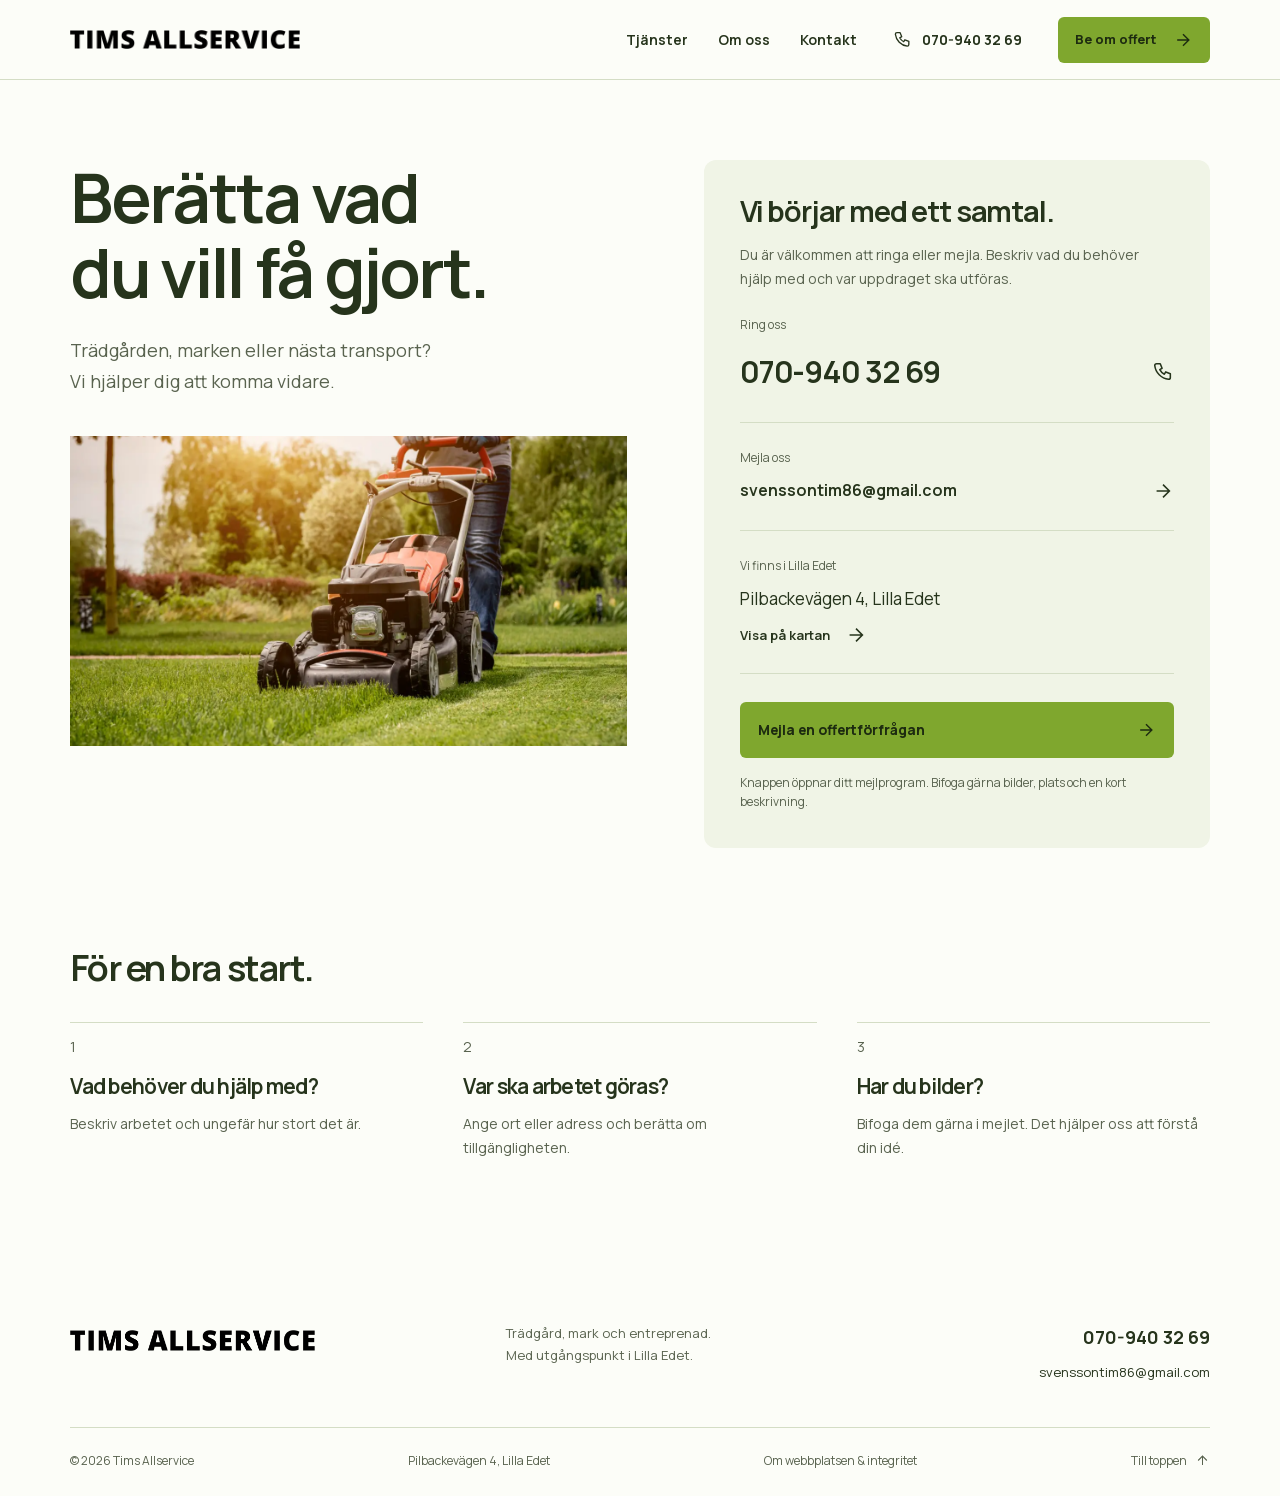
<file: kontakt.html>
<!doctype html><html lang="sv"><head><meta charset="utf-8"><meta name="viewport" content="width=device-width, initial-scale=1"><title>Kontakt &amp; gratis offert | Tims Allservice</title><meta name="description" content="Kontakta Tims Allservice på 070-940 32 69 eller svenssontim86@gmail.com. Berätta om ditt projekt för en kostnadsfri offert."><meta name="theme-color" content="#405421"><link rel="canonical" href="https://timsallservice.se/kontakt.html"><meta property="og:type" content="website"><meta property="og:locale" content="sv_SE"><meta property="og:title" content="Kontakt &amp; gratis offert | Tims Allservice"><meta property="og:description" content="Kontakta Tims Allservice på 070-940 32 69 eller svenssontim86@gmail.com. Berätta om ditt projekt för en kostnadsfri offert."><meta property="og:url" content="https://timsallservice.se/kontakt.html"><meta property="og:image" content="https://timsallservice.se/assets/hero.webp"><link rel="icon" href="favicon.svg" type="image/svg+xml"><link rel="preload" href="assets/manrope-latin-variable.woff2" as="font" type="font/woff2" crossorigin><link rel="stylesheet" href="styles.css"><script src="script.js" defer></script><script type="application/ld+json">{"@context":"https://schema.org","@type":"HomeAndConstructionBusiness","name":"Tims Allservice","url":"https://timsallservice.se/","telephone":"+46709403269","email":"svenssontim86@gmail.com","address":{"@type":"PostalAddress","streetAddress":"Pilbackevägen 4","addressLocality":"Lilla Edet","addressCountry":"SE"},"hasOfferCatalog":{"@type":"OfferCatalog","name":"Tjänster","itemListElement":[{"@type":"Offer","itemOffered":{"@type":"Service","name":"Trädgårdsarbete"}},{"@type":"Offer","itemOffered":{"@type":"Service","name":"Mark & entreprenad"}},{"@type":"Offer","itemOffered":{"@type":"Service","name":"Häckar & träd"}},{"@type":"Offer","itemOffered":{"@type":"Service","name":"Maskintransport"}}]}}</script></head><body id="top"><a class="skip-link" href="#innehall">Hoppa till innehållet</a><header class="site-header "><a class="brand" href="index.html" aria-label="Tims Allservice, startsida"><img class="logo-dark" src="assets/logo-dark.webp" width="488" height="41" alt="Tims Allservice"><img class="logo-white" src="assets/logo-white.webp" width="488" height="41" alt="" aria-hidden="true"></a><nav class="desktop-nav" aria-label="Huvudmeny"><a href="index.html#tjanster">Tjänster</a><a href="om-oss.html">Om oss</a><a href="kontakt.html">Kontakt</a></nav><a class="header-phone" aria-label="Ring Tims Allservice på 070-940 32 69" href="tel:+46709403269"><svg viewBox="0 0 24 24" fill="none" stroke="currentColor" stroke-width="1.7" stroke-linecap="round" stroke-linejoin="round" aria-hidden="true"><path d="M5 4h4l2 5-2.5 1.5a11 11 0 0 0 5 5L15 13l5 2v4a2 2 0 0 1-2 2A17 17 0 0 1 3 6a2 2 0 0 1 2-2"/></svg><span>070-940 32 69</span></a><a class="button header-quote" href="kontakt.html">Be om offert<svg viewBox="0 0 24 24" fill="none" stroke="currentColor" stroke-width="1.7" aria-hidden="true"><path d="M5 12h14M12 5l7 7-7 7"/></svg></a><button class="menu-button" aria-expanded="false" aria-controls="mobile-menu" aria-label="Öppna menyn"><span></span><span></span></button></header><nav id="mobile-menu" class="mobile-menu" aria-label="Mobilmeny" hidden><a href="index.html#tjanster">Våra tjänster<svg viewBox="0 0 24 24" fill="none" stroke="currentColor" stroke-width="1.7" aria-hidden="true"><path d="M5 12h14M12 5l7 7-7 7"/></svg></a><a href="om-oss.html">Om oss<svg viewBox="0 0 24 24" fill="none" stroke="currentColor" stroke-width="1.7" aria-hidden="true"><path d="M5 12h14M12 5l7 7-7 7"/></svg></a><a href="kontakt.html">Kontakt & offert<svg viewBox="0 0 24 24" fill="none" stroke="currentColor" stroke-width="1.7" aria-hidden="true"><path d="M5 12h14M12 5l7 7-7 7"/></svg></a><a href="tel:+46709403269">Ring 070-940 32 69<svg viewBox="0 0 24 24" fill="none" stroke="currentColor" stroke-width="1.7" stroke-linecap="round" stroke-linejoin="round" aria-hidden="true"><path d="M5 4h4l2 5-2.5 1.5a11 11 0 0 0 5 5L15 13l5 2v4a2 2 0 0 1-2 2A17 17 0 0 1 3 6a2 2 0 0 1 2-2"/></svg></a></nav><main id="innehall"><section class="contact-page section"><div><h1>Berätta vad<br> du vill få gjort.</h1><p class="lead">Trädgården, marken eller nästa transport?<br> Vi hjälper dig att komma vidare.</p><img class="contact-image" src="assets/hero.webp" alt="Gräsklippning i en solbelyst trädgård" width="1100" height="733" loading="lazy" decoding="async"></div><div class="contact-card"><h2>Vi börjar med ett samtal.</h2><p>Du är välkommen att ringa eller mejla. Beskriv vad du behöver hjälp med och var uppdraget ska utföras.</p><div class="contact-line"><span>Ring oss</span><a class="large-phone" href="tel:+46709403269">070-940 32 69<svg viewBox="0 0 24 24" fill="none" stroke="currentColor" stroke-width="1.7" stroke-linecap="round" stroke-linejoin="round" aria-hidden="true"><path d="M5 4h4l2 5-2.5 1.5a11 11 0 0 0 5 5L15 13l5 2v4a2 2 0 0 1-2 2A17 17 0 0 1 3 6a2 2 0 0 1 2-2"/></svg></a></div><div class="contact-line"><span>Mejla oss</span><a href="mailto:svenssontim86@gmail.com">svenssontim86@gmail.com<svg viewBox="0 0 24 24" fill="none" stroke="currentColor" stroke-width="1.7" aria-hidden="true"><path d="M5 12h14M12 5l7 7-7 7"/></svg></a></div><div class="contact-line"><span>Vi finns i Lilla Edet</span><p>Pilbackevägen 4, Lilla Edet</p><a class="map-link" href="https://www.google.com/maps/search/?api=1&query=Pilbackev%C3%A4gen%204%20Lilla%20Edet" target="_blank" rel="noopener noreferrer">Visa på kartan<svg viewBox="0 0 24 24" fill="none" stroke="currentColor" stroke-width="1.7" aria-hidden="true"><path d="M5 12h14M12 5l7 7-7 7"/></svg></a></div><a class="button " href="mailto:svenssontim86@gmail.com?subject=Offertf%C3%B6rfr%C3%A5gan%20till%20Tims%20Allservice">Mejla en offertförfrågan<svg viewBox="0 0 24 24" fill="none" stroke="currentColor" stroke-width="1.7" aria-hidden="true"><path d="M5 12h14M12 5l7 7-7 7"/></svg></a><p class="small">Knappen öppnar ditt mejlprogram. Bifoga gärna bilder, plats och en kort beskrivning.</p></div></section><section class="enquiry-help section"><h2>För en bra start.</h2><ol><li><h3>Vad behöver du hjälp med?</h3><p>Beskriv arbetet och ungefär hur stort det är.</p></li><li><h3>Var ska arbetet göras?</h3><p>Ange ort eller adress och berätta om tillgängligheten.</p></li><li><h3>Har du bilder?</h3><p>Bifoga dem gärna i mejlet. Det hjälper oss att förstå din idé.</p></li></ol></section></main><footer class="site-footer"><div class="footer-main"><a href="index.html" class="footer-brand"><img src="assets/logo-dark.webp" width="488" height="41" alt="Tims Allservice"></a><p>Trädgård, mark och entreprenad.<br>Med utgångspunkt i Lilla Edet.</p><div><a href="tel:+46709403269">070-940 32 69</a><a href="mailto:svenssontim86@gmail.com">svenssontim86@gmail.com</a></div></div><div class="footer-bottom"><span>© 2026 Tims Allservice</span><span>Pilbackevägen 4, Lilla Edet</span><a href="integritet.html">Om webbplatsen & integritet</a><a href="#top">Till toppen <svg viewBox="0 0 24 24" fill="none" stroke="currentColor" stroke-width="1.7" aria-hidden="true"><path d="M5 12h14M12 5l7 7-7 7"/></svg></a></div></footer><div class="mobile-contact"><a href="tel:+46709403269"><svg viewBox="0 0 24 24" fill="none" stroke="currentColor" stroke-width="1.7" stroke-linecap="round" stroke-linejoin="round" aria-hidden="true"><path d="M5 4h4l2 5-2.5 1.5a11 11 0 0 0 5 5L15 13l5 2v4a2 2 0 0 1-2 2A17 17 0 0 1 3 6a2 2 0 0 1 2-2"/></svg>Ring oss</a><a href="kontakt.html">Be om offert<svg viewBox="0 0 24 24" fill="none" stroke="currentColor" stroke-width="1.7" aria-hidden="true"><path d="M5 12h14M12 5l7 7-7 7"/></svg></a></div></body></html>
</file>
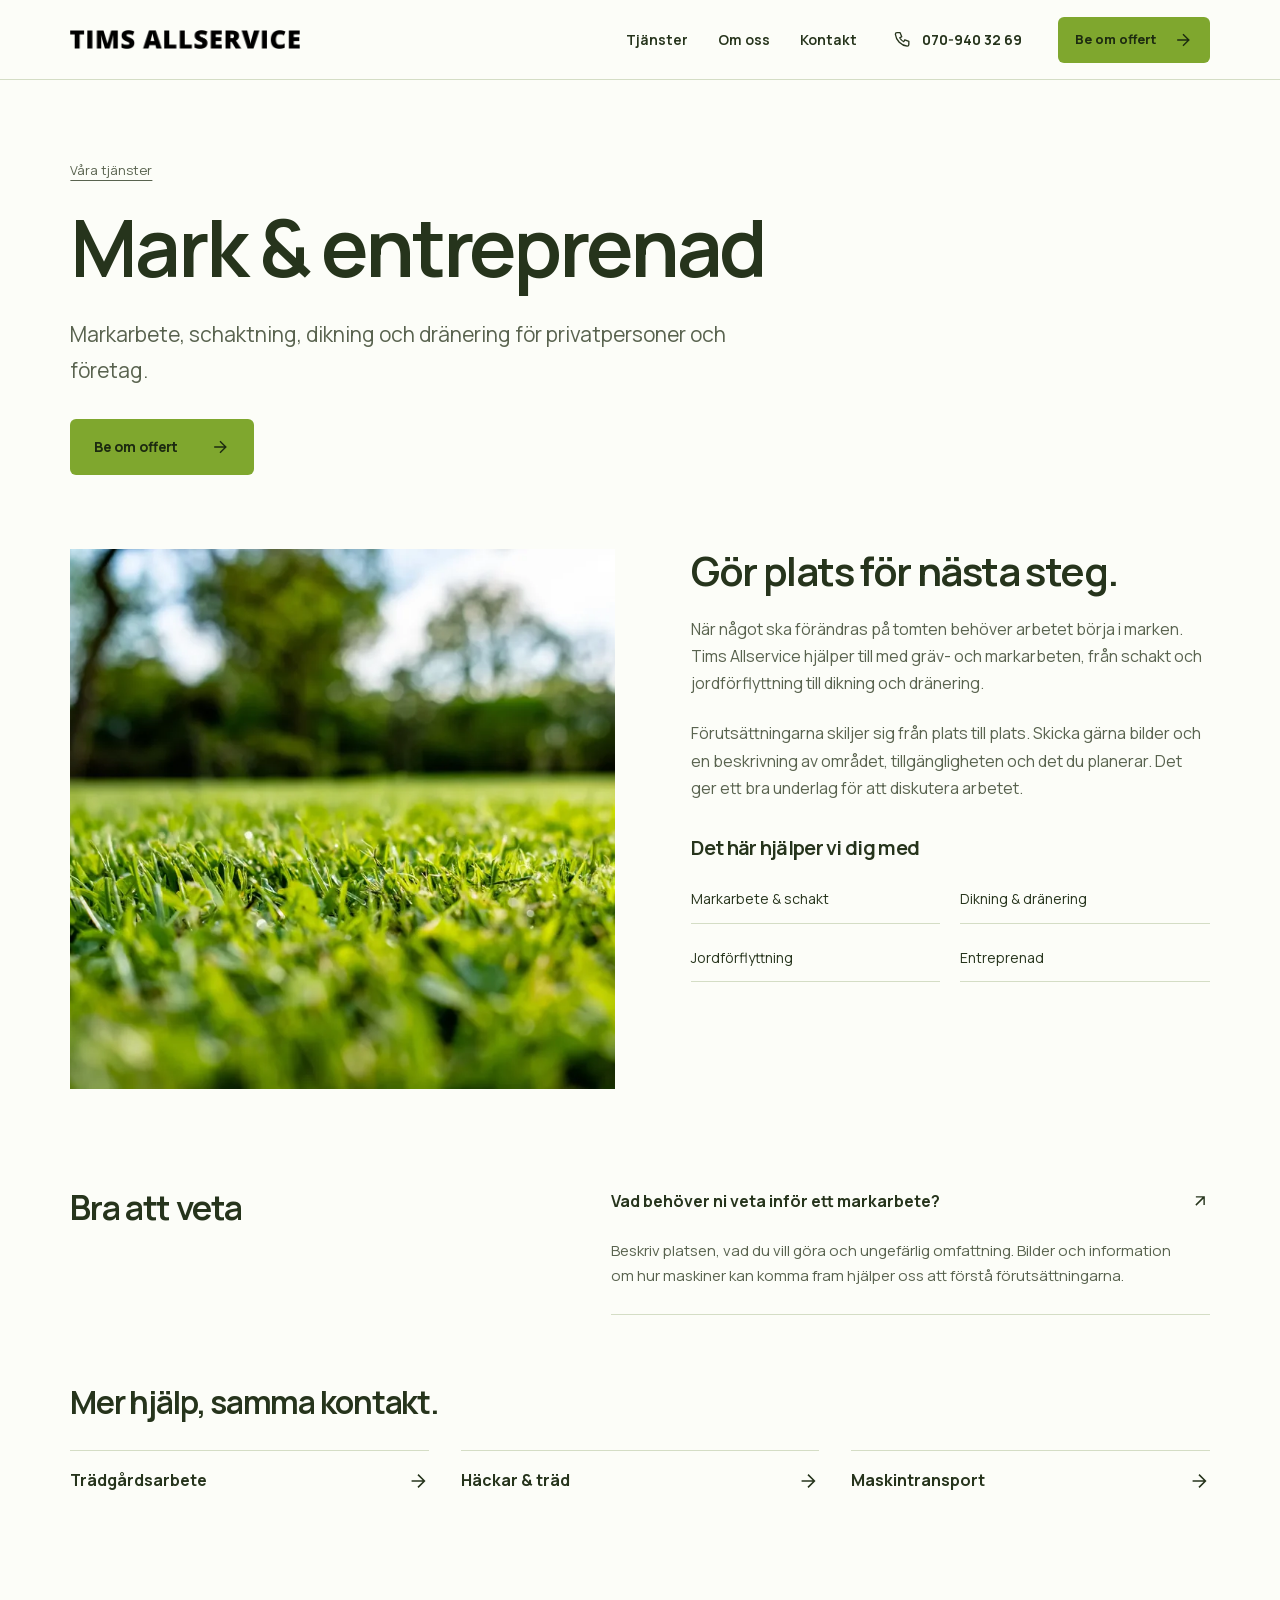
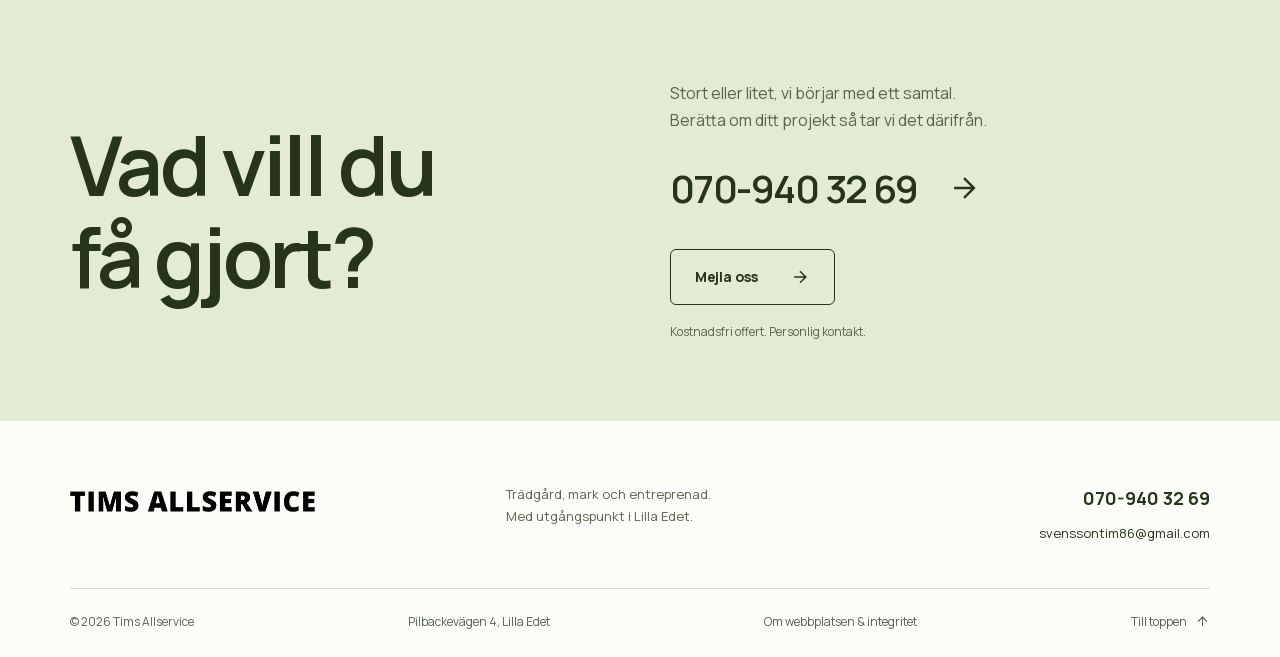
<file: markarbete.html>
<!doctype html><html lang="sv"><head><meta charset="utf-8"><meta name="viewport" content="width=device-width, initial-scale=1"><title>Mark &amp; entreprenad | Tims Allservice, Lilla Edet</title><meta name="description" content="Markarbete, schaktning, dikning och dränering för privatpersoner och företag."><meta name="theme-color" content="#405421"><link rel="canonical" href="https://timsallservice.se/markarbete.html"><meta property="og:type" content="website"><meta property="og:locale" content="sv_SE"><meta property="og:title" content="Mark &amp; entreprenad | Tims Allservice, Lilla Edet"><meta property="og:description" content="Markarbete, schaktning, dikning och dränering för privatpersoner och företag."><meta property="og:url" content="https://timsallservice.se/markarbete.html"><meta property="og:image" content="https://timsallservice.se/assets/hero.webp"><link rel="icon" href="favicon.svg" type="image/svg+xml"><link rel="preload" href="assets/manrope-latin-variable.woff2" as="font" type="font/woff2" crossorigin><link rel="stylesheet" href="styles.css"><script src="script.js" defer></script><script type="application/ld+json">{"@context":"https://schema.org","@type":"HomeAndConstructionBusiness","name":"Tims Allservice","url":"https://timsallservice.se/","telephone":"+46709403269","email":"svenssontim86@gmail.com","address":{"@type":"PostalAddress","streetAddress":"Pilbackevägen 4","addressLocality":"Lilla Edet","addressCountry":"SE"},"hasOfferCatalog":{"@type":"OfferCatalog","name":"Tjänster","itemListElement":[{"@type":"Offer","itemOffered":{"@type":"Service","name":"Trädgårdsarbete"}},{"@type":"Offer","itemOffered":{"@type":"Service","name":"Mark & entreprenad"}},{"@type":"Offer","itemOffered":{"@type":"Service","name":"Häckar & träd"}},{"@type":"Offer","itemOffered":{"@type":"Service","name":"Maskintransport"}}]}}</script></head><body id="top"><a class="skip-link" href="#innehall">Hoppa till innehållet</a><header class="site-header "><a class="brand" href="index.html" aria-label="Tims Allservice, startsida"><img class="logo-dark" src="assets/logo-dark.webp" width="488" height="41" alt="Tims Allservice"><img class="logo-white" src="assets/logo-white.webp" width="488" height="41" alt="" aria-hidden="true"></a><nav class="desktop-nav" aria-label="Huvudmeny"><a href="index.html#tjanster">Tjänster</a><a href="om-oss.html">Om oss</a><a href="kontakt.html">Kontakt</a></nav><a class="header-phone" aria-label="Ring Tims Allservice på 070-940 32 69" href="tel:+46709403269"><svg viewBox="0 0 24 24" fill="none" stroke="currentColor" stroke-width="1.7" stroke-linecap="round" stroke-linejoin="round" aria-hidden="true"><path d="M5 4h4l2 5-2.5 1.5a11 11 0 0 0 5 5L15 13l5 2v4a2 2 0 0 1-2 2A17 17 0 0 1 3 6a2 2 0 0 1 2-2"/></svg><span>070-940 32 69</span></a><a class="button header-quote" href="kontakt.html">Be om offert<svg viewBox="0 0 24 24" fill="none" stroke="currentColor" stroke-width="1.7" aria-hidden="true"><path d="M5 12h14M12 5l7 7-7 7"/></svg></a><button class="menu-button" aria-expanded="false" aria-controls="mobile-menu" aria-label="Öppna menyn"><span></span><span></span></button></header><nav id="mobile-menu" class="mobile-menu" aria-label="Mobilmeny" hidden><a href="index.html#tjanster">Våra tjänster<svg viewBox="0 0 24 24" fill="none" stroke="currentColor" stroke-width="1.7" aria-hidden="true"><path d="M5 12h14M12 5l7 7-7 7"/></svg></a><a href="om-oss.html">Om oss<svg viewBox="0 0 24 24" fill="none" stroke="currentColor" stroke-width="1.7" aria-hidden="true"><path d="M5 12h14M12 5l7 7-7 7"/></svg></a><a href="kontakt.html">Kontakt & offert<svg viewBox="0 0 24 24" fill="none" stroke="currentColor" stroke-width="1.7" aria-hidden="true"><path d="M5 12h14M12 5l7 7-7 7"/></svg></a><a href="tel:+46709403269">Ring 070-940 32 69<svg viewBox="0 0 24 24" fill="none" stroke="currentColor" stroke-width="1.7" stroke-linecap="round" stroke-linejoin="round" aria-hidden="true"><path d="M5 4h4l2 5-2.5 1.5a11 11 0 0 0 5 5L15 13l5 2v4a2 2 0 0 1-2 2A17 17 0 0 1 3 6a2 2 0 0 1 2-2"/></svg></a></nav><main id="innehall"><section class="page-intro section"><a class="breadcrumb" href="index.html#tjanster">Våra tjänster</a><h1>Mark & entreprenad</h1><p class="lead">Markarbete, schaktning, dikning och dränering för privatpersoner och företag.</p><a class="button " href="kontakt.html">Be om offert<svg viewBox="0 0 24 24" fill="none" stroke="currentColor" stroke-width="1.7" aria-hidden="true"><path d="M5 12h14M12 5l7 7-7 7"/></svg></a></section><section class="detail-layout section"><div class="detail-visual"><img class="" src="assets/grass.webp" alt="Närbild av grön gräsmatta i en utemiljö" width="1100" height="733" fetchpriority="high" decoding="async"></div><div class="detail-copy"><h2>Gör plats för nästa steg.</h2><p>När något ska förändras på tomten behöver arbetet börja i marken. Tims Allservice hjälper till med gräv- och markarbeten, från schakt och jordförflyttning till dikning och dränering.</p><p>Förutsättningarna skiljer sig från plats till plats. Skicka gärna bilder och en beskrivning av området, tillgängligheten och det du planerar. Det ger ett bra underlag för att diskutera arbetet.</p><h3>Det här hjälper vi dig med</h3><ul class="scope-list"><li>Markarbete & schakt</li><li>Dikning & dränering</li><li>Jordförflyttning</li><li>Entreprenad</li></ul></div></section><section class="detail-faq section"><h2>Bra att veta</h2><details open><summary>Vad behöver ni veta inför ett markarbete?<svg viewBox="0 0 24 24" fill="none" stroke="currentColor" stroke-width="1.7" aria-hidden="true"><path d="M5 12h14M12 5l7 7-7 7"/></svg></summary><p>Beskriv platsen, vad du vill göra och ungefärlig omfattning. Bilder och information om hur maskiner kan komma fram hjälper oss att förstå förutsättningarna.</p></details></section><section class="related section"><h2>Mer hjälp, samma kontakt.</h2><div><a href="tradgardsarbete.html">Trädgårdsarbete<svg viewBox="0 0 24 24" fill="none" stroke="currentColor" stroke-width="1.7" aria-hidden="true"><path d="M5 12h14M12 5l7 7-7 7"/></svg></a><a href="hackklippning-tradbeskarning.html">Häckar & träd<svg viewBox="0 0 24 24" fill="none" stroke="currentColor" stroke-width="1.7" aria-hidden="true"><path d="M5 12h14M12 5l7 7-7 7"/></svg></a><a href="maskintransport.html">Maskintransport<svg viewBox="0 0 24 24" fill="none" stroke="currentColor" stroke-width="1.7" aria-hidden="true"><path d="M5 12h14M12 5l7 7-7 7"/></svg></a></div></section><section class="contact-band" id="offert"><div class="contact-band-inner"><h2>Vad vill du<br> få gjort?</h2><div><p>Stort eller litet, vi börjar med ett samtal.<br> Berätta om ditt projekt så tar vi det därifrån.</p><a class="contact-number" href="tel:+46709403269">070-940 32 69<svg viewBox="0 0 24 24" fill="none" stroke="currentColor" stroke-width="1.7" aria-hidden="true"><path d="M5 12h14M12 5l7 7-7 7"/></svg></a><a class="button outline" href="mailto:svenssontim86@gmail.com?subject=Offertf%C3%B6rfr%C3%A5gan%20till%20Tims%20Allservice">Mejla oss<svg viewBox="0 0 24 24" fill="none" stroke="currentColor" stroke-width="1.7" aria-hidden="true"><path d="M5 12h14M12 5l7 7-7 7"/></svg></a><p class="small">Kostnadsfri offert. Personlig kontakt.</p></div></div></section></main><footer class="site-footer"><div class="footer-main"><a href="index.html" class="footer-brand"><img src="assets/logo-dark.webp" width="488" height="41" alt="Tims Allservice"></a><p>Trädgård, mark och entreprenad.<br>Med utgångspunkt i Lilla Edet.</p><div><a href="tel:+46709403269">070-940 32 69</a><a href="mailto:svenssontim86@gmail.com">svenssontim86@gmail.com</a></div></div><div class="footer-bottom"><span>© 2026 Tims Allservice</span><span>Pilbackevägen 4, Lilla Edet</span><a href="integritet.html">Om webbplatsen & integritet</a><a href="#top">Till toppen <svg viewBox="0 0 24 24" fill="none" stroke="currentColor" stroke-width="1.7" aria-hidden="true"><path d="M5 12h14M12 5l7 7-7 7"/></svg></a></div></footer><div class="mobile-contact"><a href="tel:+46709403269"><svg viewBox="0 0 24 24" fill="none" stroke="currentColor" stroke-width="1.7" stroke-linecap="round" stroke-linejoin="round" aria-hidden="true"><path d="M5 4h4l2 5-2.5 1.5a11 11 0 0 0 5 5L15 13l5 2v4a2 2 0 0 1-2 2A17 17 0 0 1 3 6a2 2 0 0 1 2-2"/></svg>Ring oss</a><a href="kontakt.html">Be om offert<svg viewBox="0 0 24 24" fill="none" stroke="currentColor" stroke-width="1.7" aria-hidden="true"><path d="M5 12h14M12 5l7 7-7 7"/></svg></a></div></body></html>
</file>
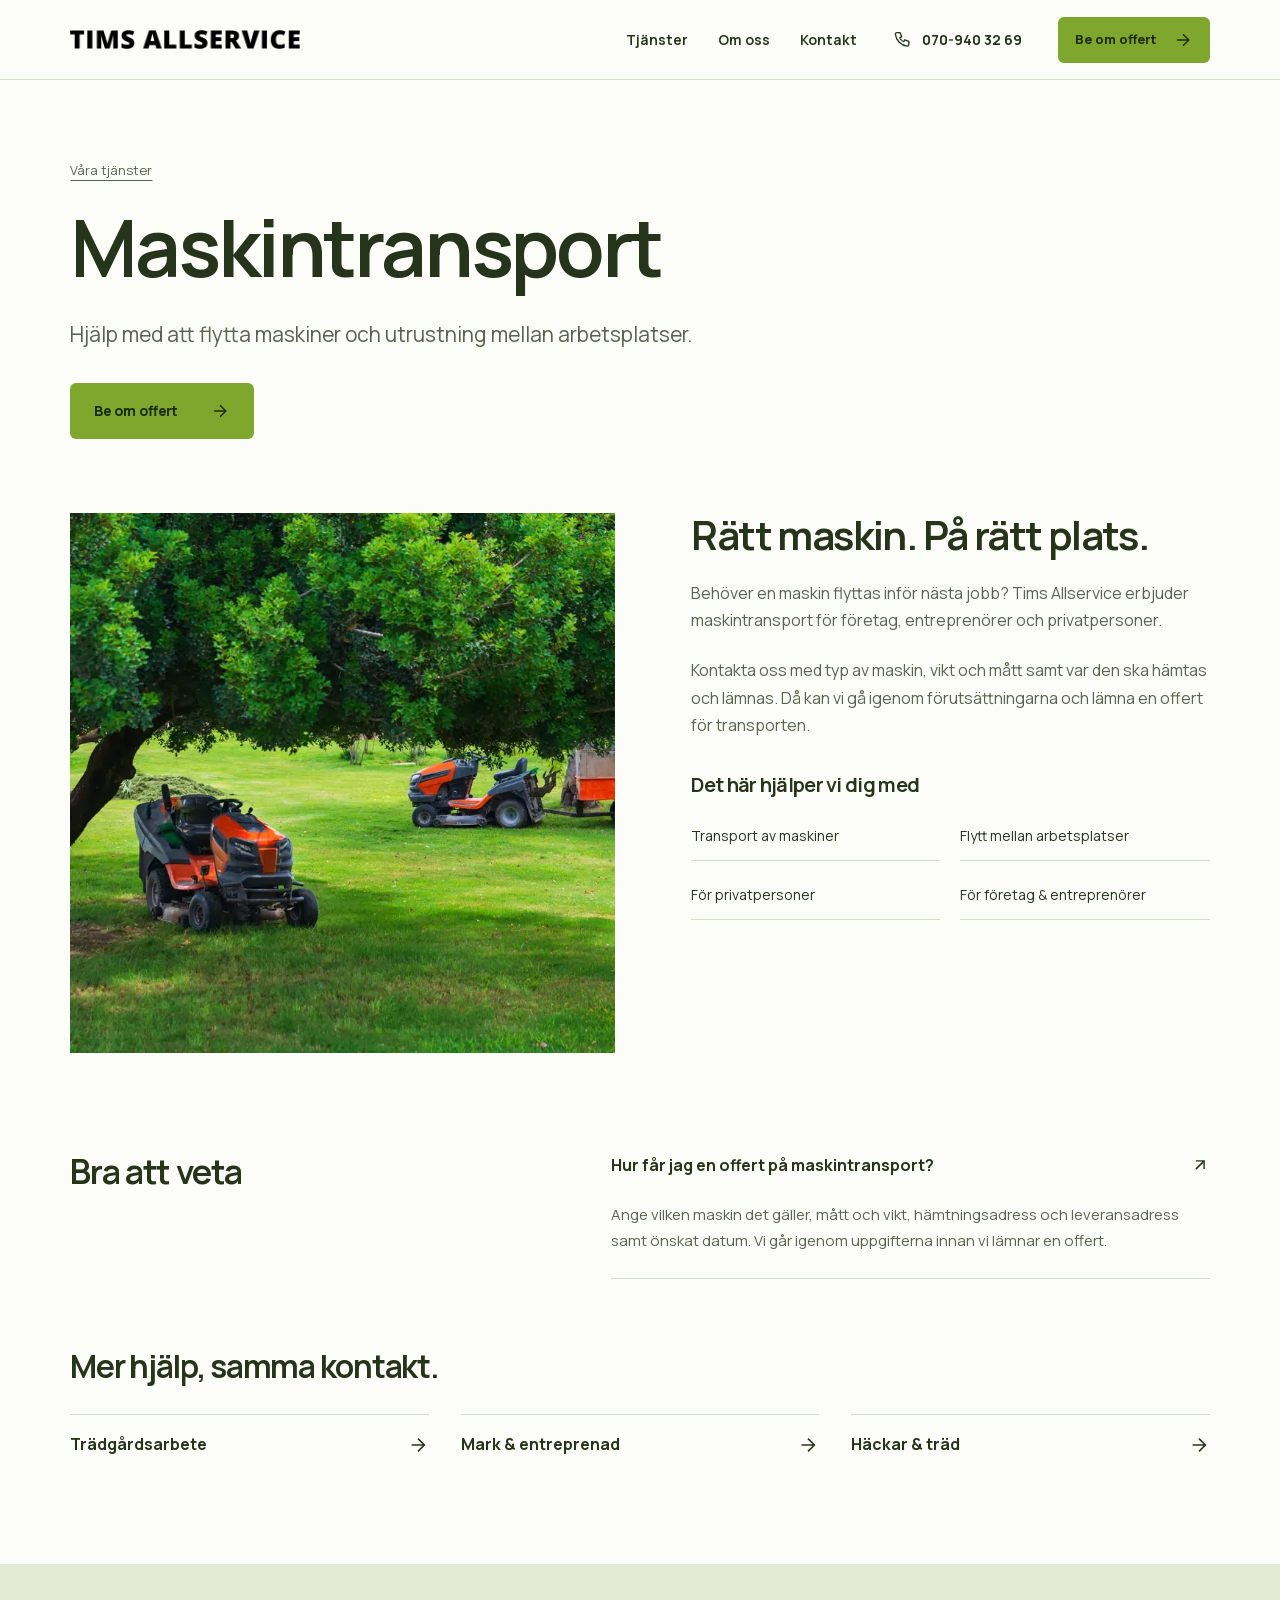
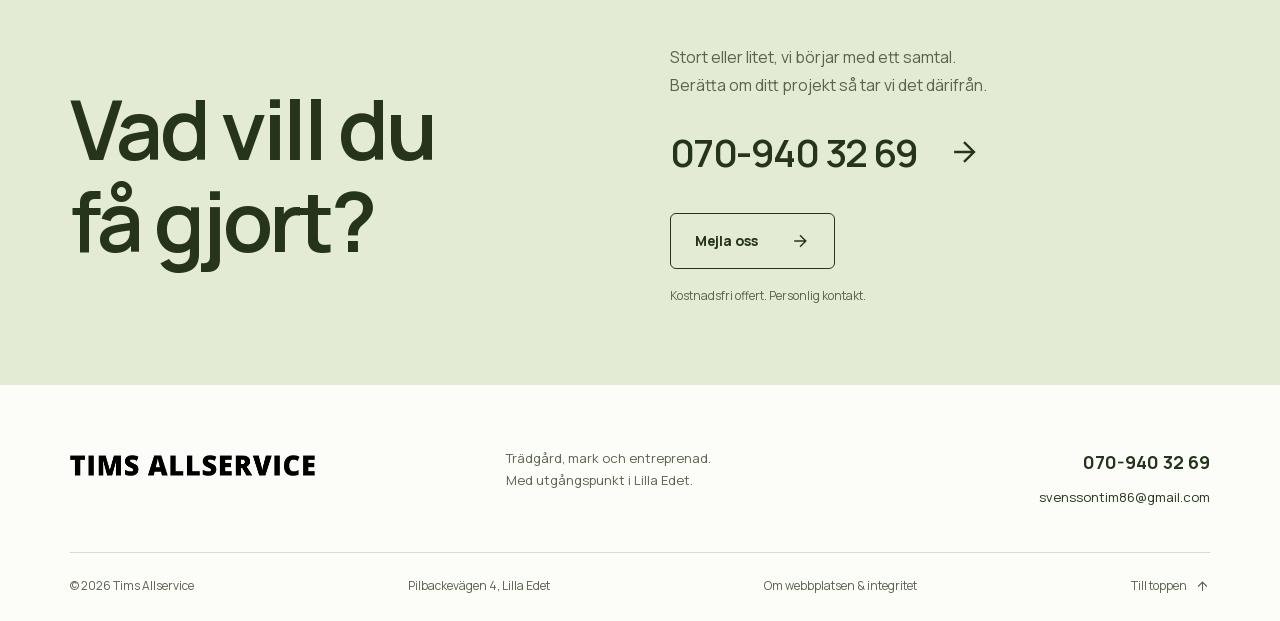
<file: maskintransport.html>
<!doctype html><html lang="sv"><head><meta charset="utf-8"><meta name="viewport" content="width=device-width, initial-scale=1"><title>Maskintransport | Tims Allservice, Lilla Edet</title><meta name="description" content="Hjälp med att flytta maskiner och utrustning mellan arbetsplatser."><meta name="theme-color" content="#405421"><link rel="canonical" href="https://timsallservice.se/maskintransport.html"><meta property="og:type" content="website"><meta property="og:locale" content="sv_SE"><meta property="og:title" content="Maskintransport | Tims Allservice, Lilla Edet"><meta property="og:description" content="Hjälp med att flytta maskiner och utrustning mellan arbetsplatser."><meta property="og:url" content="https://timsallservice.se/maskintransport.html"><meta property="og:image" content="https://timsallservice.se/assets/hero.webp"><link rel="icon" href="favicon.svg" type="image/svg+xml"><link rel="preload" href="assets/manrope-latin-variable.woff2" as="font" type="font/woff2" crossorigin><link rel="stylesheet" href="styles.css"><script src="script.js" defer></script><script type="application/ld+json">{"@context":"https://schema.org","@type":"HomeAndConstructionBusiness","name":"Tims Allservice","url":"https://timsallservice.se/","telephone":"+46709403269","email":"svenssontim86@gmail.com","address":{"@type":"PostalAddress","streetAddress":"Pilbackevägen 4","addressLocality":"Lilla Edet","addressCountry":"SE"},"hasOfferCatalog":{"@type":"OfferCatalog","name":"Tjänster","itemListElement":[{"@type":"Offer","itemOffered":{"@type":"Service","name":"Trädgårdsarbete"}},{"@type":"Offer","itemOffered":{"@type":"Service","name":"Mark & entreprenad"}},{"@type":"Offer","itemOffered":{"@type":"Service","name":"Häckar & träd"}},{"@type":"Offer","itemOffered":{"@type":"Service","name":"Maskintransport"}}]}}</script></head><body id="top"><a class="skip-link" href="#innehall">Hoppa till innehållet</a><header class="site-header "><a class="brand" href="index.html" aria-label="Tims Allservice, startsida"><img class="logo-dark" src="assets/logo-dark.webp" width="488" height="41" alt="Tims Allservice"><img class="logo-white" src="assets/logo-white.webp" width="488" height="41" alt="" aria-hidden="true"></a><nav class="desktop-nav" aria-label="Huvudmeny"><a href="index.html#tjanster">Tjänster</a><a href="om-oss.html">Om oss</a><a href="kontakt.html">Kontakt</a></nav><a class="header-phone" aria-label="Ring Tims Allservice på 070-940 32 69" href="tel:+46709403269"><svg viewBox="0 0 24 24" fill="none" stroke="currentColor" stroke-width="1.7" stroke-linecap="round" stroke-linejoin="round" aria-hidden="true"><path d="M5 4h4l2 5-2.5 1.5a11 11 0 0 0 5 5L15 13l5 2v4a2 2 0 0 1-2 2A17 17 0 0 1 3 6a2 2 0 0 1 2-2"/></svg><span>070-940 32 69</span></a><a class="button header-quote" href="kontakt.html">Be om offert<svg viewBox="0 0 24 24" fill="none" stroke="currentColor" stroke-width="1.7" aria-hidden="true"><path d="M5 12h14M12 5l7 7-7 7"/></svg></a><button class="menu-button" aria-expanded="false" aria-controls="mobile-menu" aria-label="Öppna menyn"><span></span><span></span></button></header><nav id="mobile-menu" class="mobile-menu" aria-label="Mobilmeny" hidden><a href="index.html#tjanster">Våra tjänster<svg viewBox="0 0 24 24" fill="none" stroke="currentColor" stroke-width="1.7" aria-hidden="true"><path d="M5 12h14M12 5l7 7-7 7"/></svg></a><a href="om-oss.html">Om oss<svg viewBox="0 0 24 24" fill="none" stroke="currentColor" stroke-width="1.7" aria-hidden="true"><path d="M5 12h14M12 5l7 7-7 7"/></svg></a><a href="kontakt.html">Kontakt & offert<svg viewBox="0 0 24 24" fill="none" stroke="currentColor" stroke-width="1.7" aria-hidden="true"><path d="M5 12h14M12 5l7 7-7 7"/></svg></a><a href="tel:+46709403269">Ring 070-940 32 69<svg viewBox="0 0 24 24" fill="none" stroke="currentColor" stroke-width="1.7" stroke-linecap="round" stroke-linejoin="round" aria-hidden="true"><path d="M5 4h4l2 5-2.5 1.5a11 11 0 0 0 5 5L15 13l5 2v4a2 2 0 0 1-2 2A17 17 0 0 1 3 6a2 2 0 0 1 2-2"/></svg></a></nav><main id="innehall"><section class="page-intro section"><a class="breadcrumb" href="index.html#tjanster">Våra tjänster</a><h1>Maskintransport</h1><p class="lead">Hjälp med att flytta maskiner och utrustning mellan arbetsplatser.</p><a class="button " href="kontakt.html">Be om offert<svg viewBox="0 0 24 24" fill="none" stroke="currentColor" stroke-width="1.7" aria-hidden="true"><path d="M5 12h14M12 5l7 7-7 7"/></svg></a></section><section class="detail-layout section"><div class="detail-visual"><img class="" src="assets/machinery.webp" alt="Arbetsmaskiner och släp för skötsel av grönytor" width="1100" height="733" fetchpriority="high" decoding="async"></div><div class="detail-copy"><h2>Rätt maskin. På rätt plats.</h2><p>Behöver en maskin flyttas inför nästa jobb? Tims Allservice erbjuder maskintransport för företag, entreprenörer och privatpersoner.</p><p>Kontakta oss med typ av maskin, vikt och mått samt var den ska hämtas och lämnas. Då kan vi gå igenom förutsättningarna och lämna en offert för transporten.</p><h3>Det här hjälper vi dig med</h3><ul class="scope-list"><li>Transport av maskiner</li><li>Flytt mellan arbetsplatser</li><li>För privatpersoner</li><li>För företag & entreprenörer</li></ul></div></section><section class="detail-faq section"><h2>Bra att veta</h2><details open><summary>Hur får jag en offert på maskintransport?<svg viewBox="0 0 24 24" fill="none" stroke="currentColor" stroke-width="1.7" aria-hidden="true"><path d="M5 12h14M12 5l7 7-7 7"/></svg></summary><p>Ange vilken maskin det gäller, mått och vikt, hämtningsadress och leveransadress samt önskat datum. Vi går igenom uppgifterna innan vi lämnar en offert.</p></details></section><section class="related section"><h2>Mer hjälp, samma kontakt.</h2><div><a href="tradgardsarbete.html">Trädgårdsarbete<svg viewBox="0 0 24 24" fill="none" stroke="currentColor" stroke-width="1.7" aria-hidden="true"><path d="M5 12h14M12 5l7 7-7 7"/></svg></a><a href="markarbete.html">Mark & entreprenad<svg viewBox="0 0 24 24" fill="none" stroke="currentColor" stroke-width="1.7" aria-hidden="true"><path d="M5 12h14M12 5l7 7-7 7"/></svg></a><a href="hackklippning-tradbeskarning.html">Häckar & träd<svg viewBox="0 0 24 24" fill="none" stroke="currentColor" stroke-width="1.7" aria-hidden="true"><path d="M5 12h14M12 5l7 7-7 7"/></svg></a></div></section><section class="contact-band" id="offert"><div class="contact-band-inner"><h2>Vad vill du<br> få gjort?</h2><div><p>Stort eller litet, vi börjar med ett samtal.<br> Berätta om ditt projekt så tar vi det därifrån.</p><a class="contact-number" href="tel:+46709403269">070-940 32 69<svg viewBox="0 0 24 24" fill="none" stroke="currentColor" stroke-width="1.7" aria-hidden="true"><path d="M5 12h14M12 5l7 7-7 7"/></svg></a><a class="button outline" href="mailto:svenssontim86@gmail.com?subject=Offertf%C3%B6rfr%C3%A5gan%20till%20Tims%20Allservice">Mejla oss<svg viewBox="0 0 24 24" fill="none" stroke="currentColor" stroke-width="1.7" aria-hidden="true"><path d="M5 12h14M12 5l7 7-7 7"/></svg></a><p class="small">Kostnadsfri offert. Personlig kontakt.</p></div></div></section></main><footer class="site-footer"><div class="footer-main"><a href="index.html" class="footer-brand"><img src="assets/logo-dark.webp" width="488" height="41" alt="Tims Allservice"></a><p>Trädgård, mark och entreprenad.<br>Med utgångspunkt i Lilla Edet.</p><div><a href="tel:+46709403269">070-940 32 69</a><a href="mailto:svenssontim86@gmail.com">svenssontim86@gmail.com</a></div></div><div class="footer-bottom"><span>© 2026 Tims Allservice</span><span>Pilbackevägen 4, Lilla Edet</span><a href="integritet.html">Om webbplatsen & integritet</a><a href="#top">Till toppen <svg viewBox="0 0 24 24" fill="none" stroke="currentColor" stroke-width="1.7" aria-hidden="true"><path d="M5 12h14M12 5l7 7-7 7"/></svg></a></div></footer><div class="mobile-contact"><a href="tel:+46709403269"><svg viewBox="0 0 24 24" fill="none" stroke="currentColor" stroke-width="1.7" stroke-linecap="round" stroke-linejoin="round" aria-hidden="true"><path d="M5 4h4l2 5-2.5 1.5a11 11 0 0 0 5 5L15 13l5 2v4a2 2 0 0 1-2 2A17 17 0 0 1 3 6a2 2 0 0 1 2-2"/></svg>Ring oss</a><a href="kontakt.html">Be om offert<svg viewBox="0 0 24 24" fill="none" stroke="currentColor" stroke-width="1.7" aria-hidden="true"><path d="M5 12h14M12 5l7 7-7 7"/></svg></a></div></body></html>
</file>
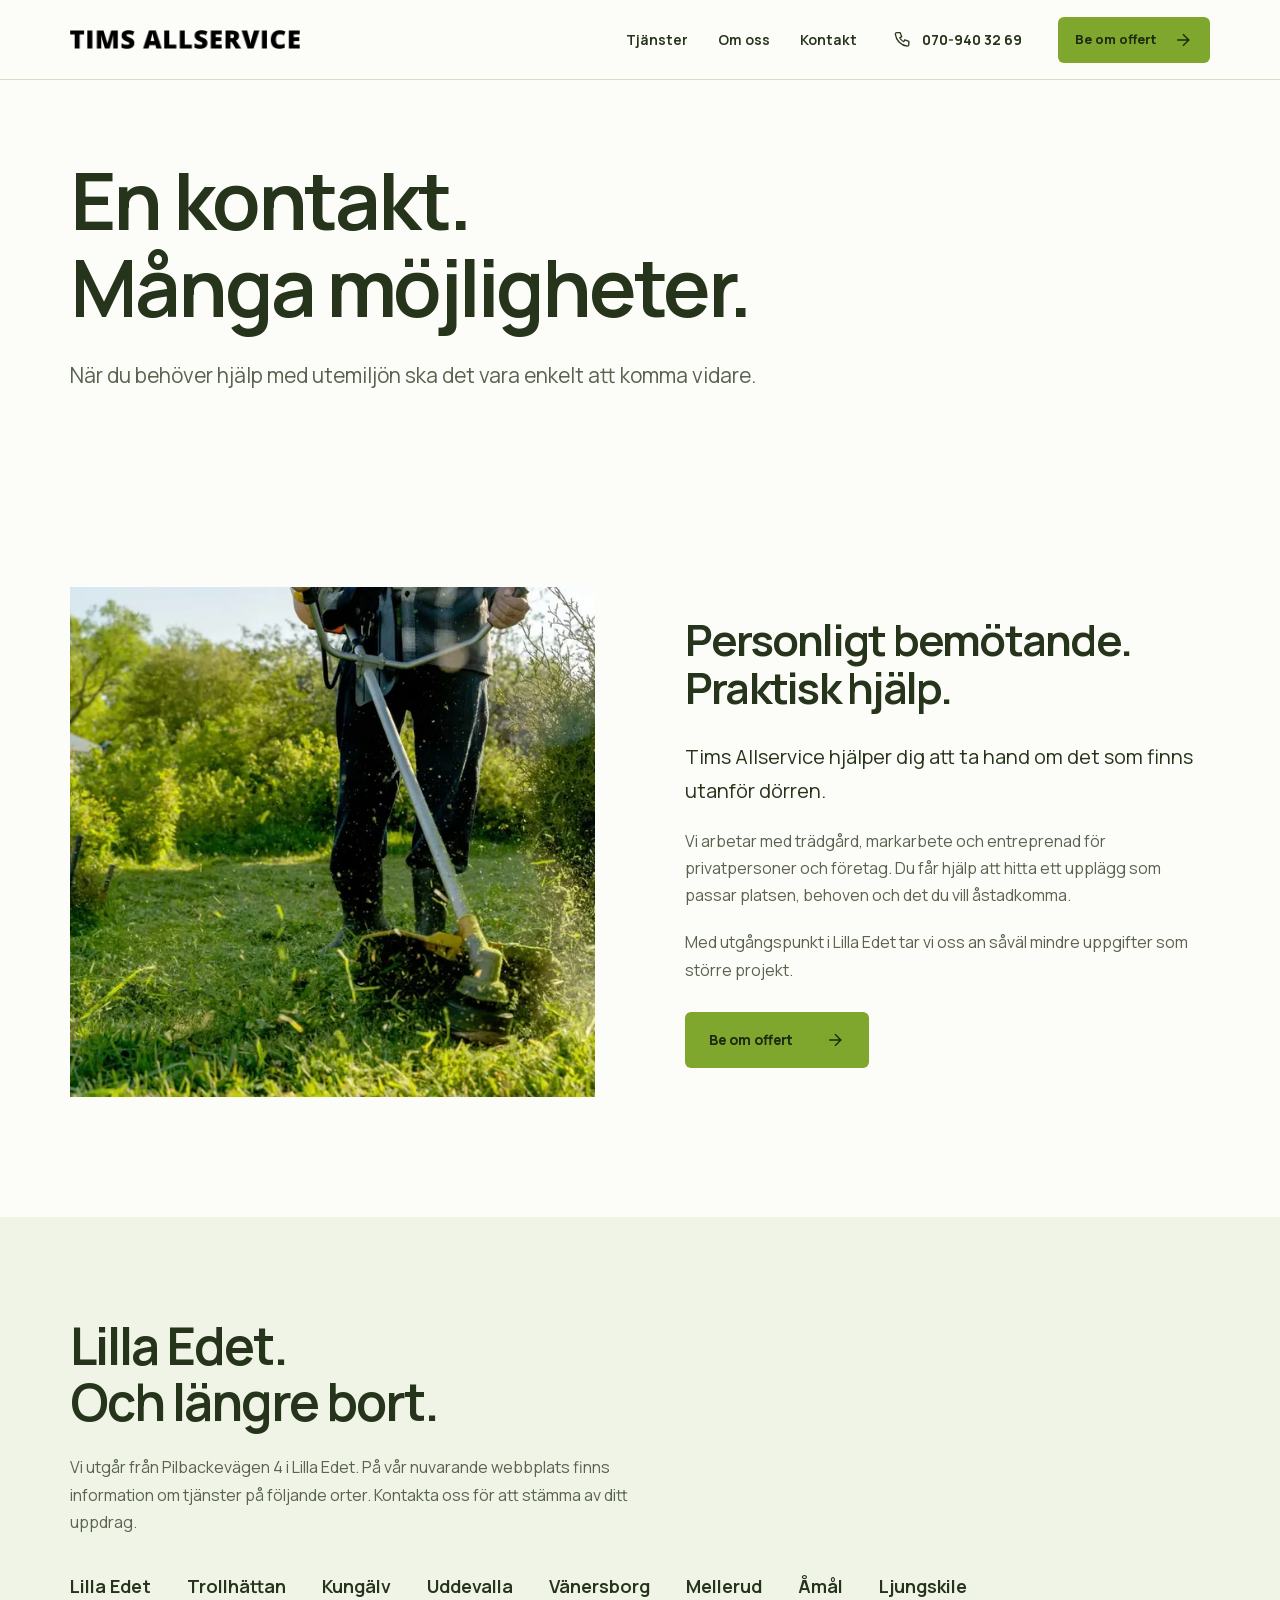
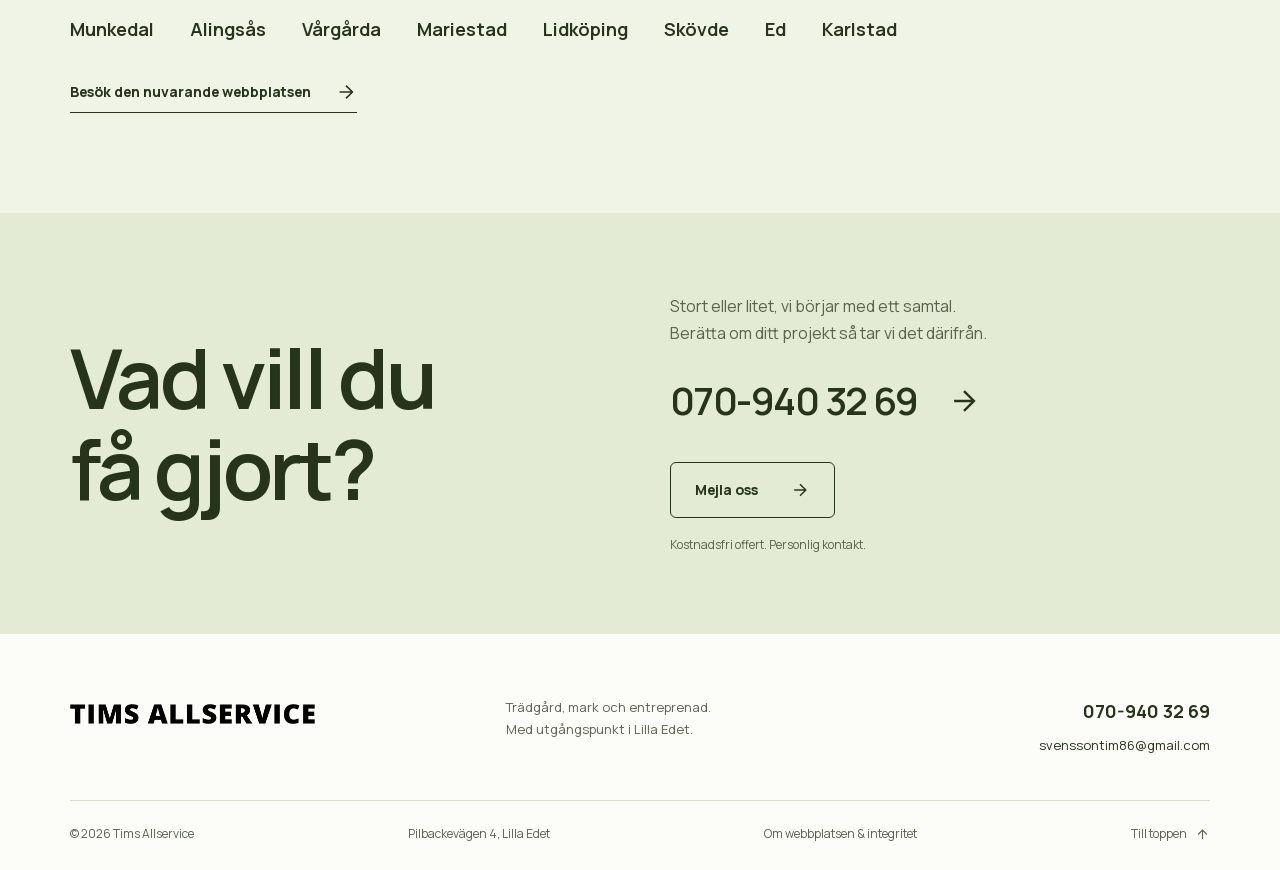
<file: om-oss.html>
<!doctype html><html lang="sv"><head><meta charset="utf-8"><meta name="viewport" content="width=device-width, initial-scale=1"><title>Om Tims Allservice | Personlig hjälp med trädgård och mark</title><meta name="description" content="Lär känna Tims Allservice. Vi hjälper privatpersoner och företag med trädgård, markarbete, entreprenad och maskintransport med utgångspunkt i Lilla Edet."><meta name="theme-color" content="#405421"><link rel="canonical" href="https://timsallservice.se/om-oss.html"><meta property="og:type" content="website"><meta property="og:locale" content="sv_SE"><meta property="og:title" content="Om Tims Allservice | Personlig hjälp med trädgård och mark"><meta property="og:description" content="Lär känna Tims Allservice. Vi hjälper privatpersoner och företag med trädgård, markarbete, entreprenad och maskintransport med utgångspunkt i Lilla Edet."><meta property="og:url" content="https://timsallservice.se/om-oss.html"><meta property="og:image" content="https://timsallservice.se/assets/hero.webp"><link rel="icon" href="favicon.svg" type="image/svg+xml"><link rel="preload" href="assets/manrope-latin-variable.woff2" as="font" type="font/woff2" crossorigin><link rel="stylesheet" href="styles.css"><script src="script.js" defer></script><script type="application/ld+json">{"@context":"https://schema.org","@type":"HomeAndConstructionBusiness","name":"Tims Allservice","url":"https://timsallservice.se/","telephone":"+46709403269","email":"svenssontim86@gmail.com","address":{"@type":"PostalAddress","streetAddress":"Pilbackevägen 4","addressLocality":"Lilla Edet","addressCountry":"SE"},"hasOfferCatalog":{"@type":"OfferCatalog","name":"Tjänster","itemListElement":[{"@type":"Offer","itemOffered":{"@type":"Service","name":"Trädgårdsarbete"}},{"@type":"Offer","itemOffered":{"@type":"Service","name":"Mark & entreprenad"}},{"@type":"Offer","itemOffered":{"@type":"Service","name":"Häckar & träd"}},{"@type":"Offer","itemOffered":{"@type":"Service","name":"Maskintransport"}}]}}</script></head><body id="top"><a class="skip-link" href="#innehall">Hoppa till innehållet</a><header class="site-header "><a class="brand" href="index.html" aria-label="Tims Allservice, startsida"><img class="logo-dark" src="assets/logo-dark.webp" width="488" height="41" alt="Tims Allservice"><img class="logo-white" src="assets/logo-white.webp" width="488" height="41" alt="" aria-hidden="true"></a><nav class="desktop-nav" aria-label="Huvudmeny"><a href="index.html#tjanster">Tjänster</a><a href="om-oss.html">Om oss</a><a href="kontakt.html">Kontakt</a></nav><a class="header-phone" aria-label="Ring Tims Allservice på 070-940 32 69" href="tel:+46709403269"><svg viewBox="0 0 24 24" fill="none" stroke="currentColor" stroke-width="1.7" stroke-linecap="round" stroke-linejoin="round" aria-hidden="true"><path d="M5 4h4l2 5-2.5 1.5a11 11 0 0 0 5 5L15 13l5 2v4a2 2 0 0 1-2 2A17 17 0 0 1 3 6a2 2 0 0 1 2-2"/></svg><span>070-940 32 69</span></a><a class="button header-quote" href="kontakt.html">Be om offert<svg viewBox="0 0 24 24" fill="none" stroke="currentColor" stroke-width="1.7" aria-hidden="true"><path d="M5 12h14M12 5l7 7-7 7"/></svg></a><button class="menu-button" aria-expanded="false" aria-controls="mobile-menu" aria-label="Öppna menyn"><span></span><span></span></button></header><nav id="mobile-menu" class="mobile-menu" aria-label="Mobilmeny" hidden><a href="index.html#tjanster">Våra tjänster<svg viewBox="0 0 24 24" fill="none" stroke="currentColor" stroke-width="1.7" aria-hidden="true"><path d="M5 12h14M12 5l7 7-7 7"/></svg></a><a href="om-oss.html">Om oss<svg viewBox="0 0 24 24" fill="none" stroke="currentColor" stroke-width="1.7" aria-hidden="true"><path d="M5 12h14M12 5l7 7-7 7"/></svg></a><a href="kontakt.html">Kontakt & offert<svg viewBox="0 0 24 24" fill="none" stroke="currentColor" stroke-width="1.7" aria-hidden="true"><path d="M5 12h14M12 5l7 7-7 7"/></svg></a><a href="tel:+46709403269">Ring 070-940 32 69<svg viewBox="0 0 24 24" fill="none" stroke="currentColor" stroke-width="1.7" stroke-linecap="round" stroke-linejoin="round" aria-hidden="true"><path d="M5 4h4l2 5-2.5 1.5a11 11 0 0 0 5 5L15 13l5 2v4a2 2 0 0 1-2 2A17 17 0 0 1 3 6a2 2 0 0 1 2-2"/></svg></a></nav><main id="innehall"><section class="page-intro section"><h1>En kontakt.<br> Många möjligheter.</h1><p class="lead">När du behöver hjälp med utemiljön ska det vara enkelt att komma vidare.</p></section><section class="about-section section"><div class="about-visual"><img class="" src="assets/trimming.webp" alt="Skötsel av grönytor med röjsåg" width="1100" height="733" fetchpriority="high" decoding="async"></div><div class="about-copy"><h2>Personligt bemötande.<br> Praktisk hjälp.</h2><p class="lead">Tims Allservice hjälper dig att ta hand om det som finns utanför dörren.</p><p>Vi arbetar med trädgård, markarbete och entreprenad för privatpersoner och företag. Du får hjälp att hitta ett upplägg som passar platsen, behoven och det du vill åstadkomma.</p><p>Med utgångspunkt i Lilla Edet tar vi oss an såväl mindre uppgifter som större projekt.</p><a class="button " href="kontakt.html">Be om offert<svg viewBox="0 0 24 24" fill="none" stroke="currentColor" stroke-width="1.7" aria-hidden="true"><path d="M5 12h14M12 5l7 7-7 7"/></svg></a></div></section><section class="area-section section"><h2>Lilla Edet.<br> Och längre bort.</h2><p>Vi utgår från Pilbackevägen 4 i Lilla Edet. På vår nuvarande webbplats finns information om tjänster på följande orter. Kontakta oss för att stämma av ditt uppdrag.</p><div class="area-list"><span>Lilla Edet</span><span>Trollhättan</span><span>Kungälv</span><span>Uddevalla</span><span>Vänersborg</span><span>Mellerud</span><span>Åmål</span><span>Ljungskile</span><span>Munkedal</span><span>Alingsås</span><span>Vårgårda</span><span>Mariestad</span><span>Lidköping</span><span>Skövde</span><span>Ed</span><span>Karlstad</span></div><a class="text-link" href="https://timsallservice.se/">Besök den nuvarande webbplatsen<svg viewBox="0 0 24 24" fill="none" stroke="currentColor" stroke-width="1.7" aria-hidden="true"><path d="M5 12h14M12 5l7 7-7 7"/></svg></a></section><section class="contact-band" id="offert"><div class="contact-band-inner"><h2>Vad vill du<br> få gjort?</h2><div><p>Stort eller litet, vi börjar med ett samtal.<br> Berätta om ditt projekt så tar vi det därifrån.</p><a class="contact-number" href="tel:+46709403269">070-940 32 69<svg viewBox="0 0 24 24" fill="none" stroke="currentColor" stroke-width="1.7" aria-hidden="true"><path d="M5 12h14M12 5l7 7-7 7"/></svg></a><a class="button outline" href="mailto:svenssontim86@gmail.com?subject=Offertf%C3%B6rfr%C3%A5gan%20till%20Tims%20Allservice">Mejla oss<svg viewBox="0 0 24 24" fill="none" stroke="currentColor" stroke-width="1.7" aria-hidden="true"><path d="M5 12h14M12 5l7 7-7 7"/></svg></a><p class="small">Kostnadsfri offert. Personlig kontakt.</p></div></div></section></main><footer class="site-footer"><div class="footer-main"><a href="index.html" class="footer-brand"><img src="assets/logo-dark.webp" width="488" height="41" alt="Tims Allservice"></a><p>Trädgård, mark och entreprenad.<br>Med utgångspunkt i Lilla Edet.</p><div><a href="tel:+46709403269">070-940 32 69</a><a href="mailto:svenssontim86@gmail.com">svenssontim86@gmail.com</a></div></div><div class="footer-bottom"><span>© 2026 Tims Allservice</span><span>Pilbackevägen 4, Lilla Edet</span><a href="integritet.html">Om webbplatsen & integritet</a><a href="#top">Till toppen <svg viewBox="0 0 24 24" fill="none" stroke="currentColor" stroke-width="1.7" aria-hidden="true"><path d="M5 12h14M12 5l7 7-7 7"/></svg></a></div></footer><div class="mobile-contact"><a href="tel:+46709403269"><svg viewBox="0 0 24 24" fill="none" stroke="currentColor" stroke-width="1.7" stroke-linecap="round" stroke-linejoin="round" aria-hidden="true"><path d="M5 4h4l2 5-2.5 1.5a11 11 0 0 0 5 5L15 13l5 2v4a2 2 0 0 1-2 2A17 17 0 0 1 3 6a2 2 0 0 1 2-2"/></svg>Ring oss</a><a href="kontakt.html">Be om offert<svg viewBox="0 0 24 24" fill="none" stroke="currentColor" stroke-width="1.7" aria-hidden="true"><path d="M5 12h14M12 5l7 7-7 7"/></svg></a></div></body></html>
</file>
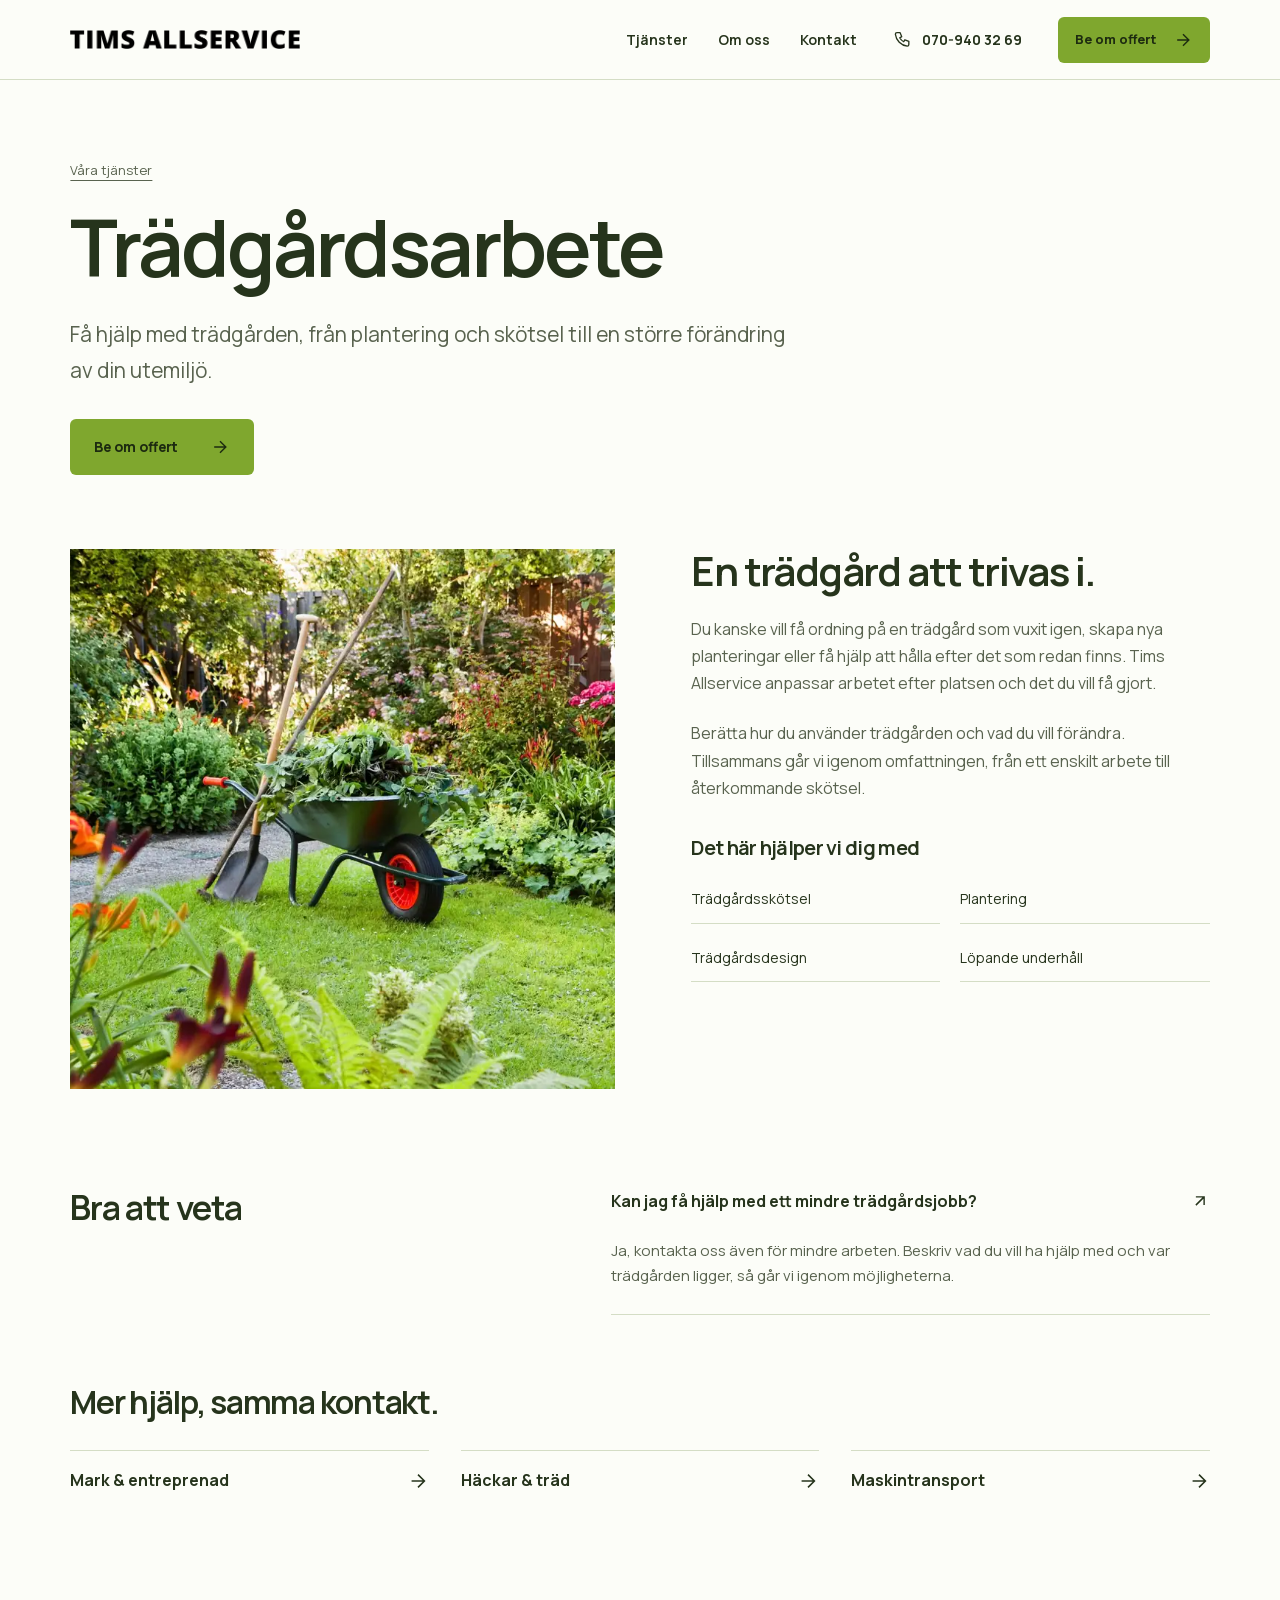
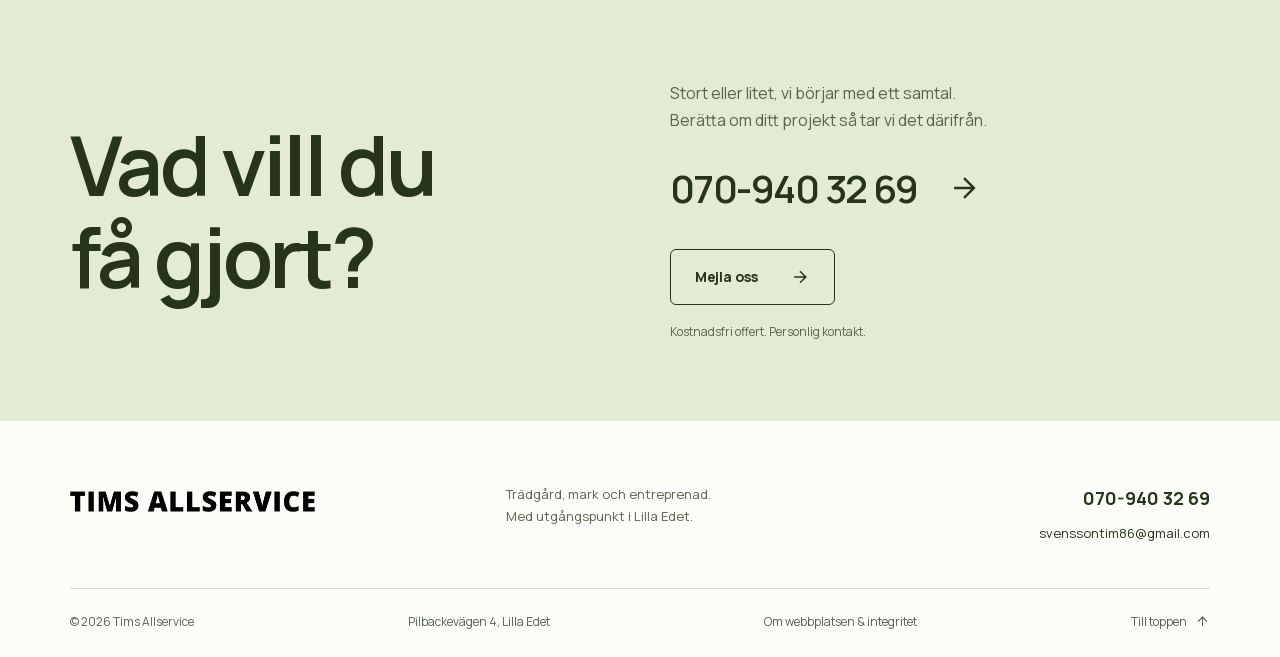
<file: tradgardsarbete.html>
<!doctype html><html lang="sv"><head><meta charset="utf-8"><meta name="viewport" content="width=device-width, initial-scale=1"><title>Trädgårdsarbete | Tims Allservice, Lilla Edet</title><meta name="description" content="Få hjälp med trädgården, från plantering och skötsel till en större förändring av din utemiljö."><meta name="theme-color" content="#405421"><link rel="canonical" href="https://timsallservice.se/tradgardsarbete.html"><meta property="og:type" content="website"><meta property="og:locale" content="sv_SE"><meta property="og:title" content="Trädgårdsarbete | Tims Allservice, Lilla Edet"><meta property="og:description" content="Få hjälp med trädgården, från plantering och skötsel till en större förändring av din utemiljö."><meta property="og:url" content="https://timsallservice.se/tradgardsarbete.html"><meta property="og:image" content="https://timsallservice.se/assets/hero.webp"><link rel="icon" href="favicon.svg" type="image/svg+xml"><link rel="preload" href="assets/manrope-latin-variable.woff2" as="font" type="font/woff2" crossorigin><link rel="stylesheet" href="styles.css"><script src="script.js" defer></script><script type="application/ld+json">{"@context":"https://schema.org","@type":"HomeAndConstructionBusiness","name":"Tims Allservice","url":"https://timsallservice.se/","telephone":"+46709403269","email":"svenssontim86@gmail.com","address":{"@type":"PostalAddress","streetAddress":"Pilbackevägen 4","addressLocality":"Lilla Edet","addressCountry":"SE"},"hasOfferCatalog":{"@type":"OfferCatalog","name":"Tjänster","itemListElement":[{"@type":"Offer","itemOffered":{"@type":"Service","name":"Trädgårdsarbete"}},{"@type":"Offer","itemOffered":{"@type":"Service","name":"Mark & entreprenad"}},{"@type":"Offer","itemOffered":{"@type":"Service","name":"Häckar & träd"}},{"@type":"Offer","itemOffered":{"@type":"Service","name":"Maskintransport"}}]}}</script></head><body id="top"><a class="skip-link" href="#innehall">Hoppa till innehållet</a><header class="site-header "><a class="brand" href="index.html" aria-label="Tims Allservice, startsida"><img class="logo-dark" src="assets/logo-dark.webp" width="488" height="41" alt="Tims Allservice"><img class="logo-white" src="assets/logo-white.webp" width="488" height="41" alt="" aria-hidden="true"></a><nav class="desktop-nav" aria-label="Huvudmeny"><a href="index.html#tjanster">Tjänster</a><a href="om-oss.html">Om oss</a><a href="kontakt.html">Kontakt</a></nav><a class="header-phone" aria-label="Ring Tims Allservice på 070-940 32 69" href="tel:+46709403269"><svg viewBox="0 0 24 24" fill="none" stroke="currentColor" stroke-width="1.7" stroke-linecap="round" stroke-linejoin="round" aria-hidden="true"><path d="M5 4h4l2 5-2.5 1.5a11 11 0 0 0 5 5L15 13l5 2v4a2 2 0 0 1-2 2A17 17 0 0 1 3 6a2 2 0 0 1 2-2"/></svg><span>070-940 32 69</span></a><a class="button header-quote" href="kontakt.html">Be om offert<svg viewBox="0 0 24 24" fill="none" stroke="currentColor" stroke-width="1.7" aria-hidden="true"><path d="M5 12h14M12 5l7 7-7 7"/></svg></a><button class="menu-button" aria-expanded="false" aria-controls="mobile-menu" aria-label="Öppna menyn"><span></span><span></span></button></header><nav id="mobile-menu" class="mobile-menu" aria-label="Mobilmeny" hidden><a href="index.html#tjanster">Våra tjänster<svg viewBox="0 0 24 24" fill="none" stroke="currentColor" stroke-width="1.7" aria-hidden="true"><path d="M5 12h14M12 5l7 7-7 7"/></svg></a><a href="om-oss.html">Om oss<svg viewBox="0 0 24 24" fill="none" stroke="currentColor" stroke-width="1.7" aria-hidden="true"><path d="M5 12h14M12 5l7 7-7 7"/></svg></a><a href="kontakt.html">Kontakt & offert<svg viewBox="0 0 24 24" fill="none" stroke="currentColor" stroke-width="1.7" aria-hidden="true"><path d="M5 12h14M12 5l7 7-7 7"/></svg></a><a href="tel:+46709403269">Ring 070-940 32 69<svg viewBox="0 0 24 24" fill="none" stroke="currentColor" stroke-width="1.7" stroke-linecap="round" stroke-linejoin="round" aria-hidden="true"><path d="M5 4h4l2 5-2.5 1.5a11 11 0 0 0 5 5L15 13l5 2v4a2 2 0 0 1-2 2A17 17 0 0 1 3 6a2 2 0 0 1 2-2"/></svg></a></nav><main id="innehall"><section class="page-intro section"><a class="breadcrumb" href="index.html#tjanster">Våra tjänster</a><h1>Trädgårdsarbete</h1><p class="lead">Få hjälp med trädgården, från plantering och skötsel till en större förändring av din utemiljö.</p><a class="button " href="kontakt.html">Be om offert<svg viewBox="0 0 24 24" fill="none" stroke="currentColor" stroke-width="1.7" aria-hidden="true"><path d="M5 12h14M12 5l7 7-7 7"/></svg></a></section><section class="detail-layout section"><div class="detail-visual"><img class="" src="assets/garden.webp" alt="En grönskande trädgård med blommor och skottkärra" width="1100" height="733" fetchpriority="high" decoding="async"></div><div class="detail-copy"><h2>En trädgård att trivas i.</h2><p>Du kanske vill få ordning på en trädgård som vuxit igen, skapa nya planteringar eller få hjälp att hålla efter det som redan finns. Tims Allservice anpassar arbetet efter platsen och det du vill få gjort.</p><p>Berätta hur du använder trädgården och vad du vill förändra. Tillsammans går vi igenom omfattningen, från ett enskilt arbete till återkommande skötsel.</p><h3>Det här hjälper vi dig med</h3><ul class="scope-list"><li>Trädgårdsskötsel</li><li>Plantering</li><li>Trädgårdsdesign</li><li>Löpande underhåll</li></ul></div></section><section class="detail-faq section"><h2>Bra att veta</h2><details open><summary>Kan jag få hjälp med ett mindre trädgårdsjobb?<svg viewBox="0 0 24 24" fill="none" stroke="currentColor" stroke-width="1.7" aria-hidden="true"><path d="M5 12h14M12 5l7 7-7 7"/></svg></summary><p>Ja, kontakta oss även för mindre arbeten. Beskriv vad du vill ha hjälp med och var trädgården ligger, så går vi igenom möjligheterna.</p></details></section><section class="related section"><h2>Mer hjälp, samma kontakt.</h2><div><a href="markarbete.html">Mark & entreprenad<svg viewBox="0 0 24 24" fill="none" stroke="currentColor" stroke-width="1.7" aria-hidden="true"><path d="M5 12h14M12 5l7 7-7 7"/></svg></a><a href="hackklippning-tradbeskarning.html">Häckar & träd<svg viewBox="0 0 24 24" fill="none" stroke="currentColor" stroke-width="1.7" aria-hidden="true"><path d="M5 12h14M12 5l7 7-7 7"/></svg></a><a href="maskintransport.html">Maskintransport<svg viewBox="0 0 24 24" fill="none" stroke="currentColor" stroke-width="1.7" aria-hidden="true"><path d="M5 12h14M12 5l7 7-7 7"/></svg></a></div></section><section class="contact-band" id="offert"><div class="contact-band-inner"><h2>Vad vill du<br> få gjort?</h2><div><p>Stort eller litet, vi börjar med ett samtal.<br> Berätta om ditt projekt så tar vi det därifrån.</p><a class="contact-number" href="tel:+46709403269">070-940 32 69<svg viewBox="0 0 24 24" fill="none" stroke="currentColor" stroke-width="1.7" aria-hidden="true"><path d="M5 12h14M12 5l7 7-7 7"/></svg></a><a class="button outline" href="mailto:svenssontim86@gmail.com?subject=Offertf%C3%B6rfr%C3%A5gan%20till%20Tims%20Allservice">Mejla oss<svg viewBox="0 0 24 24" fill="none" stroke="currentColor" stroke-width="1.7" aria-hidden="true"><path d="M5 12h14M12 5l7 7-7 7"/></svg></a><p class="small">Kostnadsfri offert. Personlig kontakt.</p></div></div></section></main><footer class="site-footer"><div class="footer-main"><a href="index.html" class="footer-brand"><img src="assets/logo-dark.webp" width="488" height="41" alt="Tims Allservice"></a><p>Trädgård, mark och entreprenad.<br>Med utgångspunkt i Lilla Edet.</p><div><a href="tel:+46709403269">070-940 32 69</a><a href="mailto:svenssontim86@gmail.com">svenssontim86@gmail.com</a></div></div><div class="footer-bottom"><span>© 2026 Tims Allservice</span><span>Pilbackevägen 4, Lilla Edet</span><a href="integritet.html">Om webbplatsen & integritet</a><a href="#top">Till toppen <svg viewBox="0 0 24 24" fill="none" stroke="currentColor" stroke-width="1.7" aria-hidden="true"><path d="M5 12h14M12 5l7 7-7 7"/></svg></a></div></footer><div class="mobile-contact"><a href="tel:+46709403269"><svg viewBox="0 0 24 24" fill="none" stroke="currentColor" stroke-width="1.7" stroke-linecap="round" stroke-linejoin="round" aria-hidden="true"><path d="M5 4h4l2 5-2.5 1.5a11 11 0 0 0 5 5L15 13l5 2v4a2 2 0 0 1-2 2A17 17 0 0 1 3 6a2 2 0 0 1 2-2"/></svg>Ring oss</a><a href="kontakt.html">Be om offert<svg viewBox="0 0 24 24" fill="none" stroke="currentColor" stroke-width="1.7" aria-hidden="true"><path d="M5 12h14M12 5l7 7-7 7"/></svg></a></div></body></html>
</file>
<file: styles.css>
@font-face{font-family:Manrope;src:url('assets/manrope-latin-variable.woff2') format('woff2');font-weight:200 800;font-display:swap}
:root{--paper:#fcfdf8;--surface:#f0f4e6;--surface-strong:#e4ebd4;--ink:#26341c;--muted:#59634f;--accent:#7fa72e;--accent-hover:#94b74c;--line:#d4ddc5;--white:#fffef8;--radius:6px;--pad:clamp(24px,5.5vw,96px);--header:80px;color-scheme:light;--z-header:20;--z-menu:19;--z-contact:25}
*{box-sizing:border-box}html{scroll-behavior:smooth;scroll-padding-top:100px;scrollbar-color:#7c8d67 var(--surface)}body{margin:0;background:var(--paper);color:var(--ink);font-family:Manrope,Arial,sans-serif;font-size:16px;line-height:1.7;-webkit-font-smoothing:antialiased}body.menu-open{overflow:hidden}::selection{background:var(--accent);color:#1e2c14}a{color:inherit;text-decoration:none;text-underline-offset:5px}button,a{-webkit-tap-highlight-color:transparent}button{font:inherit}button,a,summary{touch-action:manipulation}button{cursor:pointer}a:focus-visible,button:focus-visible,summary:focus-visible{outline:3px solid var(--accent);outline-offset:5px}h1,h2,h3,p{margin:0}h1,h2,h3{font-weight:650;letter-spacing:-.04em;line-height:1.1;text-wrap:balance}h1{font-size:clamp(48px,6.2vw,88px)}h2{font-size:clamp(35px,4vw,58px)}h3{font-size:27px;letter-spacing:-.035em}p{max-width:65ch;color:var(--muted)}svg{display:block;width:22px;height:22px;flex-shrink:0}img{display:block;max-width:100%;height:auto}button{border:0}section[id]{scroll-margin-top:28px}[hidden]{display:none!important}.section{padding:100px var(--pad);max-width:1600px;margin:0 auto}.button{display:inline-flex;align-items:center;justify-content:space-between;gap:32px;min-height:56px;padding:16px 24px;background:var(--accent);border-radius:var(--radius);font-size:14px;font-weight:750;color:#1d2b10;line-height:1.3;white-space:nowrap;transition:background .2s,transform .2s}.button:hover{background:var(--accent-hover)}.button:active{transform:translateY(1px)}.button svg{width:20px}.button.outline{background:transparent;border:1px solid currentColor;color:var(--ink)}.button.outline:hover{background:var(--surface-strong)}.text-link{display:inline-flex;align-items:center;gap:24px;font-size:14px;font-weight:750;padding:8px 0;border-bottom:1px solid var(--ink)}.text-link svg,.button svg{transition:transform .25s}.text-link:hover svg,.button:hover svg{transform:translateX(4px)}.small{font-size:13px;line-height:1.6}.skip-link{position:fixed;top:-80px;left:20px;padding:10px 20px;z-index:50;background:var(--paper)}.skip-link:focus{top:10px}
.site-header{height:var(--header);padding:0 var(--pad);display:flex;gap:36px;align-items:center;border-bottom:1px solid var(--line);position:relative;z-index:var(--z-header);background:var(--paper)}.site-header.on-hero{position:absolute;inset:0 0 auto;color:var(--white);border-color:#ffffff38;background:transparent}.brand{width:230px;flex-shrink:0;position:relative}.brand img{width:100%;height:auto}.brand .logo-white{display:none}.on-hero .logo-dark{display:none}.on-hero .logo-white{display:block}.desktop-nav{margin-left:auto;display:flex;gap:30px;align-items:center;font-size:14px;font-weight:650}.desktop-nav a{padding:10px 0;position:relative}.desktop-nav a:after{content:"";position:absolute;bottom:2px;left:0;right:0;height:1px;background:currentColor;transform:scaleX(0);transform-origin:left;transition:transform .2s}.desktop-nav a:hover:after{transform:scaleX(1)}.header-phone{display:flex;align-items:center;gap:10px;font-size:14px;font-weight:700;white-space:nowrap}.header-phone svg{width:19px}.header-quote{min-height:44px;font-size:13px;padding:12px 17px;gap:17px}.menu-button{display:none;background:transparent;color:inherit;width:44px;height:44px;padding:11px 8px}.menu-button span{display:block;background:currentColor;height:2px;margin:6px 0;transition:transform .2s}.menu-open .menu-button span:first-child{transform:translateY(4px) rotate(45deg)}.menu-open .menu-button span:last-child{transform:translateY(-4px) rotate(-45deg)}.mobile-menu{position:fixed;z-index:var(--z-menu);inset:80px 0 0;background:var(--paper);padding:35px 24px;color:var(--ink)}.mobile-menu a{display:flex;justify-content:space-between;align-items:center;padding:20px 0;border-bottom:1px solid var(--line);font-size:24px;letter-spacing:-.03em}.menu-open .site-header{position:fixed;inset:0 0 auto;background:var(--paper);color:var(--ink)}.menu-open .logo-dark{display:block}.menu-open .logo-white{display:none}
.hero{min-height:760px;min-height:100svh;position:relative;isolation:isolate;display:flex;align-items:center;padding:96px var(--pad) 48px;color:var(--white);background:#2e4121}.hero-image,.hero-shade{position:absolute;inset:0;width:100%;height:100%;z-index:-2}.hero-image{object-fit:cover;object-position:50% 49%}.hero-shade{z-index:-1;background:linear-gradient(90deg,rgba(12,28,14,.84) 0%,rgba(13,29,14,.72) 30%,rgba(13,29,14,.3) 65%,rgba(13,29,14,.05) 100%),linear-gradient(180deg,rgba(12,26,13,.26),transparent 40%,rgba(12,26,13,.2))}.hero-content{padding:40px 0;max-width:100%;width:850px}.hero h1{font-weight:650;line-height:1.07}.hero-content p{font-size:clamp(16px,1.4vw,20px);color:#f4f6eb;margin-top:27px;line-height:1.7;max-width:540px}.hero-actions{display:flex;gap:16px;align-items:center;margin-top:34px}.hero .button{min-width:175px}.hero .hero-secondary{background:rgba(22,39,19,.4);color:var(--white);border:1px solid #ffffff85}.hero .hero-secondary:hover{background:rgba(22,39,19,.7)}.intro-strip{background:var(--surface);display:grid;grid-template-columns:repeat(3,1fr);padding:32px var(--pad);gap:32px}.intro-strip>div:not(:last-child){border-right:1px solid var(--line)}.intro-strip span{font-size:16px;font-weight:750;letter-spacing:-.015em}.intro-strip p{font-size:13px;margin-top:3px}
.section-heading{margin-bottom:54px}.section-heading p{margin-top:22px;max-width:590px;font-size:17px}.service-explorer{display:grid;grid-template-columns:.85fr 1.4fr;gap:7vw;align-items:start}.service-menu{padding-top:8px}.service-tab{padding:26px 0;display:flex;align-items:center;justify-content:space-between;gap:20px;font-size:clamp(20px,2.1vw,30px);font-weight:600;letter-spacing:-.025em;border-bottom:1px solid var(--line);color:var(--muted);transition:color .2s,padding .2s}.service-tab:first-child{border-top:1px solid var(--line)}.service-tab svg{width:26px;opacity:.45;transition:transform .2s,opacity .2s}.service-tab.is-active{color:var(--ink);font-weight:750}.service-tab.is-active svg{opacity:1;transform:rotate(-35deg)}.service-tab:hover{color:var(--ink)}.service-note{margin-top:44px;font-size:14px}.service-note a{font-weight:700;border-bottom:1px solid var(--muted)}.service-photo{width:100%;aspect-ratio:1.7;object-fit:cover}.service-panel-text{padding-top:26px}.service-panel-text p{margin-top:13px;font-size:15px}.service-tags{display:flex;gap:8px 22px;flex-wrap:wrap;margin:20px 0 10px;color:var(--muted);font-size:12px}.service-tags span{display:block;padding:4px 0}.service-panel .text-link{margin-top:12px}.service-panel.is-entering{animation:panel-in .25s ease-out}@keyframes panel-in{from{opacity:.3;transform:translateY(6px)}to{opacity:1;transform:none}}
.garden-story{display:grid;grid-template-columns:1.2fr 1fr;background:var(--surface);max-width:1800px;margin:20px auto 0}.garden-story-image{min-height:620px}.garden-story-image img{width:100%;height:100%;object-fit:cover;object-position:45% center}.garden-story-copy{padding:70px clamp(32px,5vw,100px);align-self:center}.garden-story h2{font-size:clamp(40px,4.2vw,62px)}.garden-story h2 span{color:#687c42}.garden-story p{margin:25px 0 30px;font-size:16px;max-width:38ch}.garden-story .button{font-size:13px;gap:24px}.about-section{display:grid;grid-template-columns:1fr 1fr;gap:7vw;align-items:center;padding-top:130px;padding-bottom:120px}.about-copy h2{font-size:clamp(32px,3.4vw,50px)}.about-copy p{margin-top:20px}.about-copy .lead{font-size:20px;color:var(--ink);margin-top:28px}.about-copy .text-link,.about-copy .button{margin-top:28px}.about-visual img{aspect-ratio:1.03;width:100%;object-fit:cover}.photo-caption{display:flex;justify-content:space-between;gap:18px;padding-top:16px;font-size:12px;color:var(--muted)}
.faq-section{display:grid;grid-template-columns:1fr 1.3fr;gap:8vw;border-top:1px solid var(--line);padding-top:80px;padding-bottom:100px}.faq-section h2{font-size:clamp(32px,3.4vw,48px)}details{border-bottom:1px solid var(--line)}summary{list-style:none;padding:25px 0;display:flex;justify-content:space-between;align-items:center;gap:18px;font-size:16px;font-weight:700;cursor:pointer;line-height:1.5}summary::-webkit-details-marker{display:none}summary svg{width:20px;transform:rotate(45deg);transition:transform .2s}details[open] summary svg{transform:rotate(-45deg)}details p{padding-bottom:25px;font-size:15px}.faq-list details:first-child summary{padding-top:4px}.contact-band{background:var(--surface-strong);padding:80px var(--pad)}.contact-band-inner{max-width:1424px;margin:0 auto;display:grid;grid-template-columns:1fr 1fr;gap:60px;align-items:center}.contact-band h2{font-size:clamp(52px,6.5vw,88px)}.contact-band p{font-size:16px}.contact-number{display:flex;align-items:center;gap:30px;font-size:clamp(28px,3vw,46px);font-weight:600;letter-spacing:-.04em;margin:21px 0 28px;white-space:nowrap}.contact-number svg{width:34px;height:34px}.contact-band .button{min-height:50px}.contact-band .small{font-size:12px;margin-top:17px}
.site-footer{padding:62px var(--pad) 25px}.footer-main{display:grid;grid-template-columns:1.2fr 1fr 1fr;gap:32px;padding-bottom:44px;align-items:start}.footer-brand img{width:245px;max-width:100%;margin-top:8px}.footer-main p,.footer-main a{font-size:13px}.footer-main>div{display:flex;flex-direction:column;align-items:flex-end;gap:8px}.footer-main>div a:first-child{font-size:18px;font-weight:700}.footer-bottom{display:flex;flex-wrap:wrap;justify-content:space-between;gap:16px 28px;border-top:1px solid var(--line);padding-top:23px;font-size:12px;color:var(--muted)}.footer-bottom a:last-child{display:flex;align-items:center;gap:8px}.footer-bottom svg{width:15px;height:15px;transform:rotate(-90deg)}.mobile-contact{display:none}
.page-intro{padding-top:76px;padding-bottom:64px}.page-intro .lead{font-size:21px;max-width:720px;margin-top:27px}.page-intro .button{margin-top:30px}.breadcrumb{display:inline-block;margin-bottom:22px;color:var(--muted);font-size:13px;text-decoration:underline}.detail-layout{display:grid;grid-template-columns:1.05fr 1fr;gap:6vw;padding-top:10px;align-items:start}.detail-visual img{width:100%;height:540px;object-fit:cover}.detail-copy h2{font-size:40px}.detail-copy p{margin-top:23px}.detail-copy h3{font-size:20px;margin-top:35px}.scope-list{list-style:none;padding:0;display:grid;grid-template-columns:1fr 1fr;gap:10px 20px}.scope-list li{font-size:14px;padding:12px 0;border-bottom:1px solid var(--line)}.detail-faq{display:grid;grid-template-columns:1fr 1.3fr;gap:80px;padding-top:0;padding-bottom:70px}.detail-faq h2{font-size:34px}.detail-faq summary{padding-top:0}.related{padding-top:0;padding-bottom:90px}.related h2{font-size:32px;margin-bottom:30px}.related>div{display:grid;grid-template-columns:repeat(3,1fr);gap:32px}.related a{display:flex;justify-content:space-between;gap:14px;align-items:center;padding:16px 0;border-top:1px solid var(--line);font-weight:700}.area-section{background:var(--surface);max-width:none}.area-section>p{margin-top:25px;max-width:65ch}.area-list{display:flex;flex-wrap:wrap;gap:12px 36px;margin:35px 0 28px;max-width:950px}.area-list span{font-size:18px;font-weight:650}.contact-page{display:grid;grid-template-columns:1.1fr 1fr;gap:6vw;padding-top:80px;align-items:start}.contact-page h1{font-size:clamp(45px,5.3vw,72px)}.contact-page .lead{font-size:18px;margin-top:26px}.contact-image{width:100%;height:310px;object-fit:cover;margin-top:40px}.contact-card{padding:36px;background:var(--surface);border-radius:12px}.contact-card h2{font-size:29px}.contact-card>p{margin-top:15px;font-size:14px}.contact-line{padding:25px 0;border-bottom:1px solid var(--line)}.contact-line>span{display:block;font-size:12px;color:var(--muted);margin-bottom:9px}.contact-line a{display:flex;justify-content:space-between;align-items:center;gap:12px;overflow-wrap:anywhere;font-size:16px;font-weight:650}.contact-line .large-phone{font-size:clamp(23px,2.4vw,36px);letter-spacing:-.035em}.contact-line p{color:var(--ink);font-size:17px}.contact-line .map-link{font-size:13px;display:inline-flex;gap:15px;margin-top:10px}.contact-card .button{width:100%;margin-top:28px;padding:16px 18px;gap:12px}.contact-card .small{font-size:12px}.enquiry-help{padding-top:0}.enquiry-help h2{font-size:36px}.enquiry-help ol{display:grid;grid-template-columns:repeat(3,1fr);list-style:none;padding:0;gap:40px;margin:35px 0 0;counter-reset:enquiry}.enquiry-help li{counter-increment:enquiry;position:relative;padding-top:50px;border-top:1px solid var(--line)}.enquiry-help li:before{content:counter(enquiry);position:absolute;top:12px;font-size:14px;color:var(--muted)}.enquiry-help h3{font-size:21px;line-height:1.3}.enquiry-help p{font-size:14px;margin-top:12px}.legal{max-width:1000px;padding-top:80px}.legal h1{font-size:clamp(42px,5vw,64px);margin-bottom:55px}.legal h2{font-size:27px;margin:35px 0 16px}.legal a{text-decoration:underline}
@media(min-width:1800px){.hero{padding-left:max(var(--pad),calc((100vw - 1600px)/2))}}
@media(max-width:1200px){.site-header{gap:22px}.brand{width:190px}.desktop-nav{gap:20px}.header-phone span{display:none}.header-phone{padding:10px}.garden-story-image{min-height:570px}.garden-story-copy{padding:50px 36px}.contact-card{padding:28px}}
@media(max-width:900px){:root{--pad:28px}.desktop-nav{gap:18px}.brand{width:175px}.site-header{gap:16px}.header-quote{padding:12px 14px;gap:10px}.section{padding-top:75px;padding-bottom:75px}.hero h1{font-size:65px}.service-explorer{gap:40px;grid-template-columns:.8fr 1fr}.service-tab{font-size:22px;padding:23px 0}.garden-story h2{font-size:42px}.garden-story-image{min-height:535px}.garden-story-copy{padding:45px 28px}.garden-story .button{padding:15px;gap:15px}.about-section{gap:38px}.about-copy h2{font-size:36px}.about-copy .lead{font-size:18px}.faq-section{gap:45px}.contact-band-inner{gap:35px}.contact-band h2{font-size:62px}.contact-number{font-size:32px;gap:18px}.footer-main{grid-template-columns:1fr 1fr}.footer-main>p{display:none}.detail-copy h2{font-size:33px}.detail-layout{gap:35px}.contact-page{gap:30px}.contact-page h1{font-size:47px}.contact-line a{font-size:14px}.contact-card h2{font-size:26px}.contact-card .button{font-size:12px}.contact-card{padding:24px}.detail-faq{gap:40px}.related>div{gap:25px}}
@media(max-width:700px){:root{--pad:22px;--header:72px}body{font-size:15px}.section{padding:65px var(--pad)}h1{font-size:46px}h2{font-size:35px}.site-header{height:72px;gap:15px;padding:0 22px}.brand{width:188px}.desktop-nav,.header-quote{display:none}.header-phone{margin-left:auto;padding:10px 0}.header-phone svg{width:21px;height:21px}.menu-button{display:block;width:40px;margin-right:-8px}.mobile-menu{top:72px}.mobile-menu a{font-size:23px}.hero{min-height:730px;min-height:100svh;align-items:center;padding:96px 22px 94px}.hero-image{object-position:62% center}.hero-shade{background:linear-gradient(90deg,rgba(16,35,15,.77),rgba(16,35,15,.28)),linear-gradient(0deg,rgba(15,29,10,.6),rgba(15,29,10,.1) 65%)}.hero-content{padding:32px 0 0;width:100%}.hero h1{font-size:clamp(41px,9.8vw,62px);line-height:1.12;letter-spacing:-.035em;max-width:100%}.hero-content p{font-size:16px;max-width:340px;line-height:1.65;margin-top:25px}.hero-content p br{display:none}.hero-actions{margin-top:28px;gap:12px;flex-wrap:wrap}.hero .button{min-width:0;padding:16px 18px;gap:17px;font-size:13px;min-height:54px}.hero-actions .hero-secondary{gap:14px}.intro-strip{grid-template-columns:1fr;gap:0;padding:22px}.intro-strip>div{display:flex;justify-content:space-between;align-items:center;gap:12px;padding:12px 0}.intro-strip>div:not(:last-child){border-right:0;border-bottom:1px solid var(--line)}.intro-strip span{font-size:13px;white-space:nowrap}.intro-strip p{font-size:12px;max-width:170px;margin:0;text-align:right;line-height:1.5}.section-heading{margin-bottom:32px}.section-heading p{font-size:15px;margin-top:18px}.service-explorer{grid-template-columns:1fr;gap:27px}.service-menu{padding:0}.service-tabs{display:grid;grid-template-columns:1fr 1fr;gap:0 20px}.service-tab{font-size:15px;letter-spacing:-.025em;padding:17px 0;gap:5px}.service-tab:first-child{border-top:0}.service-tab svg{width:18px}.service-note{display:none}.service-photo{aspect-ratio:1.4}.service-panel-text{padding-top:23px}.service-panel h3{font-size:27px}.service-panel-text p{font-size:14px;margin-top:13px}.service-tags{gap:8px 18px;margin-top:15px}.service-panel .text-link{font-size:13px}.garden-story{grid-template-columns:1fr;margin-top:0}.garden-story-image{min-height:0;height:350px}.garden-story-image img{object-position:center}.garden-story-copy{padding:40px 22px 50px}.garden-story h2{font-size:45px;line-height:1.12}.garden-story p{font-size:15px;margin:22px 0 28px;max-width:40ch}.garden-story .button{font-size:13px;padding:16px 20px;gap:25px}.about-section{grid-template-columns:1fr;gap:36px}.about-copy h2{font-size:34px}.about-copy p{font-size:15px}.about-copy .lead{font-size:18px;margin-top:23px}.about-copy .text-link{font-size:13px;margin-top:24px}.about-visual img{aspect-ratio:1.2}.photo-caption{font-size:12px;gap:10px}.faq-section{grid-template-columns:1fr;gap:32px;padding-top:52px}.faq-section h2{font-size:34px}summary{font-size:15px;padding:22px 0}details p{font-size:14px}.contact-band{padding:52px 22px 55px}.contact-band-inner{grid-template-columns:1fr;gap:26px}.contact-band h2{font-size:55px;line-height:1.06}.contact-band p{font-size:15px}.contact-number{font-size:35px;margin:22px 0 24px;justify-content:space-between;max-width:370px;gap:10px}.contact-number svg{width:28px}.site-footer{padding:42px 22px 96px}.footer-main{grid-template-columns:1fr;gap:26px;padding-bottom:30px}.footer-brand img{width:220px}.footer-main>div{align-items:flex-start;gap:8px}.footer-main>div a:first-child{font-size:18px}.footer-bottom{display:grid;grid-template-columns:1fr;gap:10px;font-size:12px}.footer-bottom a:last-child{margin-top:7px}.mobile-contact{display:grid;grid-template-columns:1fr 1fr;position:fixed;bottom:0;left:0;right:0;padding:10px 15px max(10px,env(safe-area-inset-bottom));background:var(--paper);box-shadow:0 -3px 24px #26341c14;gap:10px;z-index:var(--z-contact);border-top:1px solid var(--line)}.mobile-contact a{height:46px;display:flex;align-items:center;justify-content:center;gap:14px;background:var(--surface);border-radius:var(--radius);font-size:13px;font-weight:750}.mobile-contact a:last-child{background:var(--accent);color:#1d2b10}.mobile-contact svg{width:18px}.menu-open .mobile-contact{display:none}.page-intro{padding-top:50px;padding-bottom:40px}.page-intro h1{font-size:45px}.page-intro .lead{font-size:18px;margin-top:23px}.page-intro .button{margin-top:26px}.detail-layout{grid-template-columns:1fr;padding-top:5px;gap:35px}.detail-visual img{height:310px}.detail-copy h2{font-size:33px}.detail-copy p{font-size:15px;margin-top:19px}.detail-copy h3{font-size:21px;margin-top:28px}.scope-list{gap:5px 20px}.scope-list li{font-size:13px}.detail-faq{grid-template-columns:1fr;gap:25px;padding-top:0;padding-bottom:50px}.related{padding-top:0}.related>div{grid-template-columns:1fr;gap:4px}.related h2{font-size:30px}.related a{font-size:16px;padding:17px 0}.area-section>p{font-size:15px}.area-list{gap:12px 22px}.area-list span{font-size:15px}.area-section .text-link{font-size:12px;gap:14px}.contact-page{grid-template-columns:1fr;padding-top:50px;gap:34px}.contact-page h1{font-size:45px}.contact-page .lead{font-size:17px;margin-top:23px}.contact-image{height:230px;margin-top:28px}.contact-card{padding:26px 22px}.contact-card h2{font-size:28px}.contact-line .large-phone{font-size:32px}.contact-line a{font-size:14px}.contact-card .button{font-size:13px}.enquiry-help{padding-top:0}.enquiry-help h2{font-size:33px}.enquiry-help ol{grid-template-columns:1fr;gap:25px;margin-top:25px}.enquiry-help li{padding-top:44px}.enquiry-help h3{font-size:21px}.legal h1{font-size:39px}.legal h2{font-size:26px}}
@media(max-width:370px){.brand{width:168px}.site-header{gap:10px}.hero h1{font-size:39px}.hero-actions{gap:9px}.hero .button{padding:15px 13px;font-size:12px;gap:12px}.contact-number{font-size:31px}.contact-line .large-phone{font-size:28px}}
@media(prefers-color-scheme:dark){:root{--paper:#182217;--surface:#243221;--surface-strong:#31412a;--ink:#eef3e6;--muted:#bac6b0;--line:#46553c;color-scheme:dark}.brand .logo-dark{display:none}.brand .logo-white{display:block}.footer-brand img{filter:invert(1)}.garden-story h2 span{color:#b3cb86}.button.outline:hover{background:#3f5032}.menu-open .logo-dark{display:none}.menu-open .logo-white{display:block}.mobile-contact{box-shadow:none}.button{color:#1d2b10}}
.service-tab{transition:color .2s}
@media(min-width:701px){.intro-strip>div{padding-right:18px}}
.skip-link:not(:focus){width:1px;height:1px;padding:0;overflow:hidden;clip-path:inset(50%)}
@media(prefers-reduced-motion:reduce){html{scroll-behavior:auto}*,*:before,*:after{animation:none!important;transition:none!important}}
</file>
